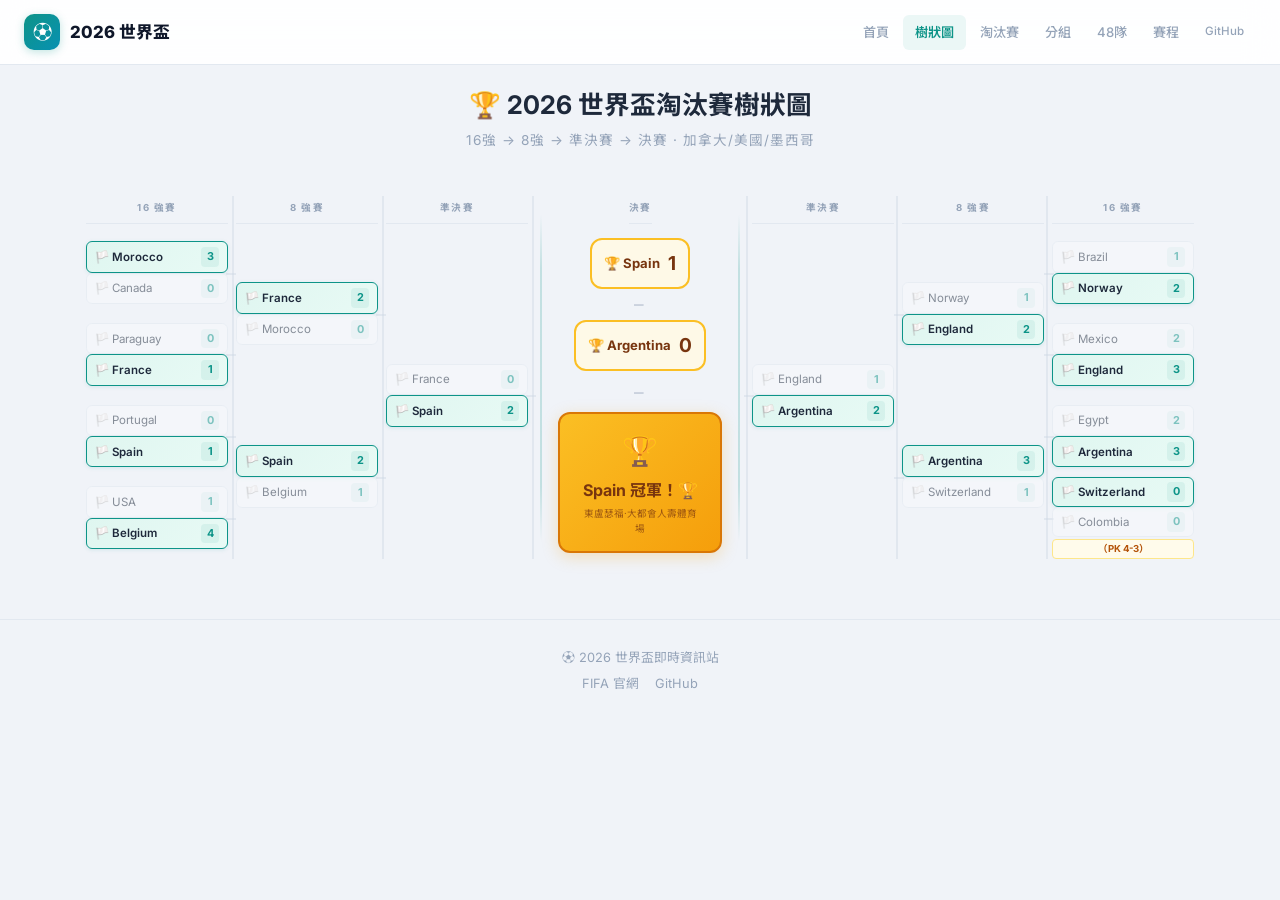
<file: bracket.html>
<!DOCTYPE html>
<html lang="zh-TW">
<head>
  <meta charset="UTF-8" />
  <meta name="viewport" content="width=device-width, initial-scale=1.0" />
  <title>淘汰賽樹狀圖 — 2026 世界盃</title>
  <link rel="stylesheet" href="css/style.css" />
  <link rel="icon" href="data:image/svg+xml,<svg xmlns=%22http://www.w3.org/2000/svg%22 viewBox=%220 0 100 100%22><text y=%22.9em%22 font-size=%2290%22>🏆</text></svg>" />
</head>
<body>
  <header class="site-header">
    <div class="header-inner">
      <a href="index.html" class="logo">
        <span class="logo-icon">⚽</span>
        <span>2026 世界盃</span>
      </a>
      <nav class="main-nav">
        <a href="index.html">首頁</a>
        <a href="bracket.html" class="active">樹狀圖</a>
        <a href="knockout.html">淘汰賽</a>
        <a href="groups.html">分組</a>
        <a href="teams.html">48隊</a>
        <a href="matches.html">賽程</a>
        <a href="https://github.com/vchiou2007/worldcup-2026" target="_blank" style="color:var(--text-muted);font-size:0.72rem;">GitHub</a>
      </nav>
    </div>
  </header>

  <!-- ===== 樹狀圖主內容 ===== -->
  <div class="bracket-page">
    <h1>🏆 2026 世界盃淘汰賽樹狀圖</h1>
    <p class="bracket-sub">16強 → 8強 → 準決賽 → 決賽 · 加拿大/美國/墨西哥</p>
    <div id="bracket-tree"></div>
  </div>

  <!-- ===== Footer ===== -->
  <footer class="site-footer">
    <p>⚽ 2026 世界盃即時資訊站</p>
    <div class="footer-links">
      <a href="https://www.fifa.com/en/tournaments/mens/worldcup/canadamexicousa2026" target="_blank">FIFA 官網</a>
      <a href="https://github.com/vchiou2007/worldcup-2026" target="_blank">GitHub</a>
    </div>
  </footer>

  <!-- ===== Scripts ===== -->
  <script src="data/worldcup-data.js"></script>
  <script src="data/player_images.js"></script>
  <script src="js/app.js"></script>
  <script>
    document.addEventListener('DOMContentLoaded', () => {
      document.body.dataset.page = 'bracket';
      renderBracketTree();
      const u = document.getElementById('update-time');
      if(u) u.textContent = new Date().toLocaleString('zh-TW', {timeZone:'America/Toronto'});
    });
    if('serviceWorker' in navigator){ navigator.serviceWorker.register('sw.js?v=7'); }
  </script>
</body>
</html>
</file>
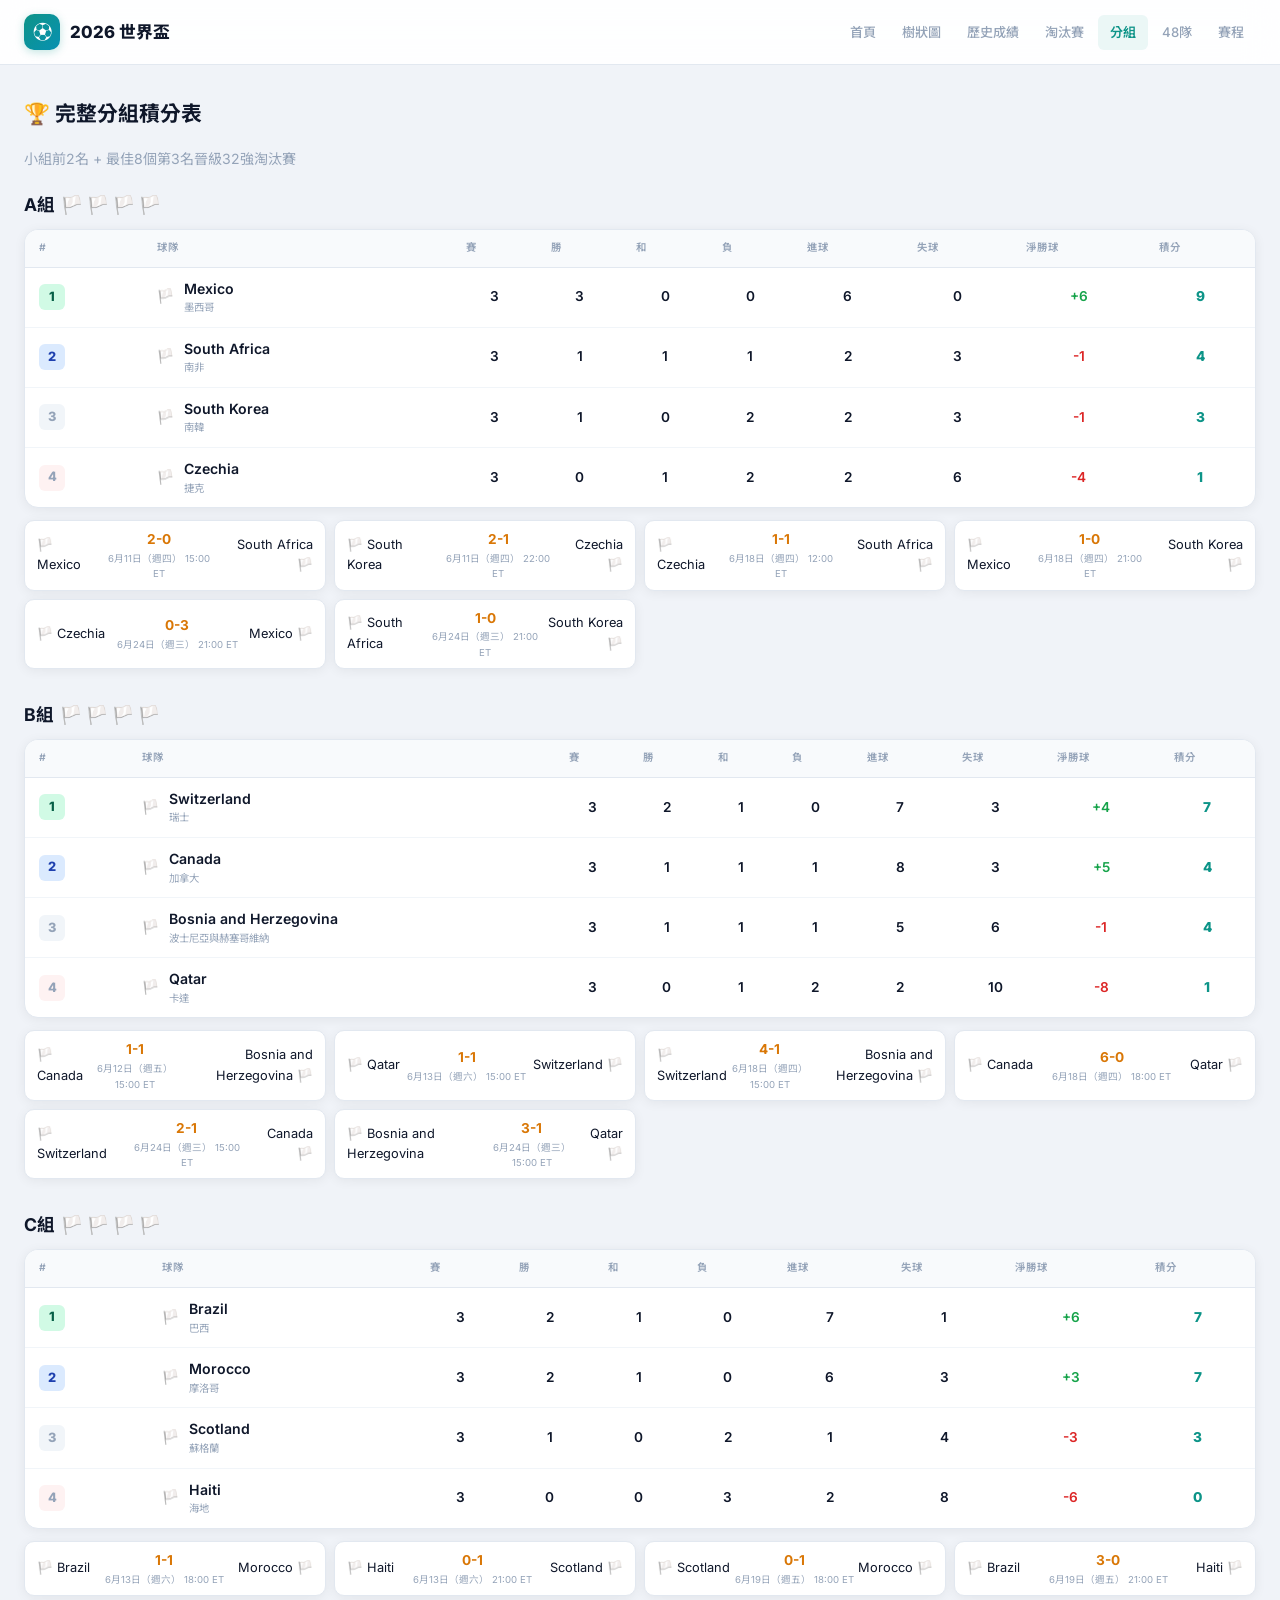
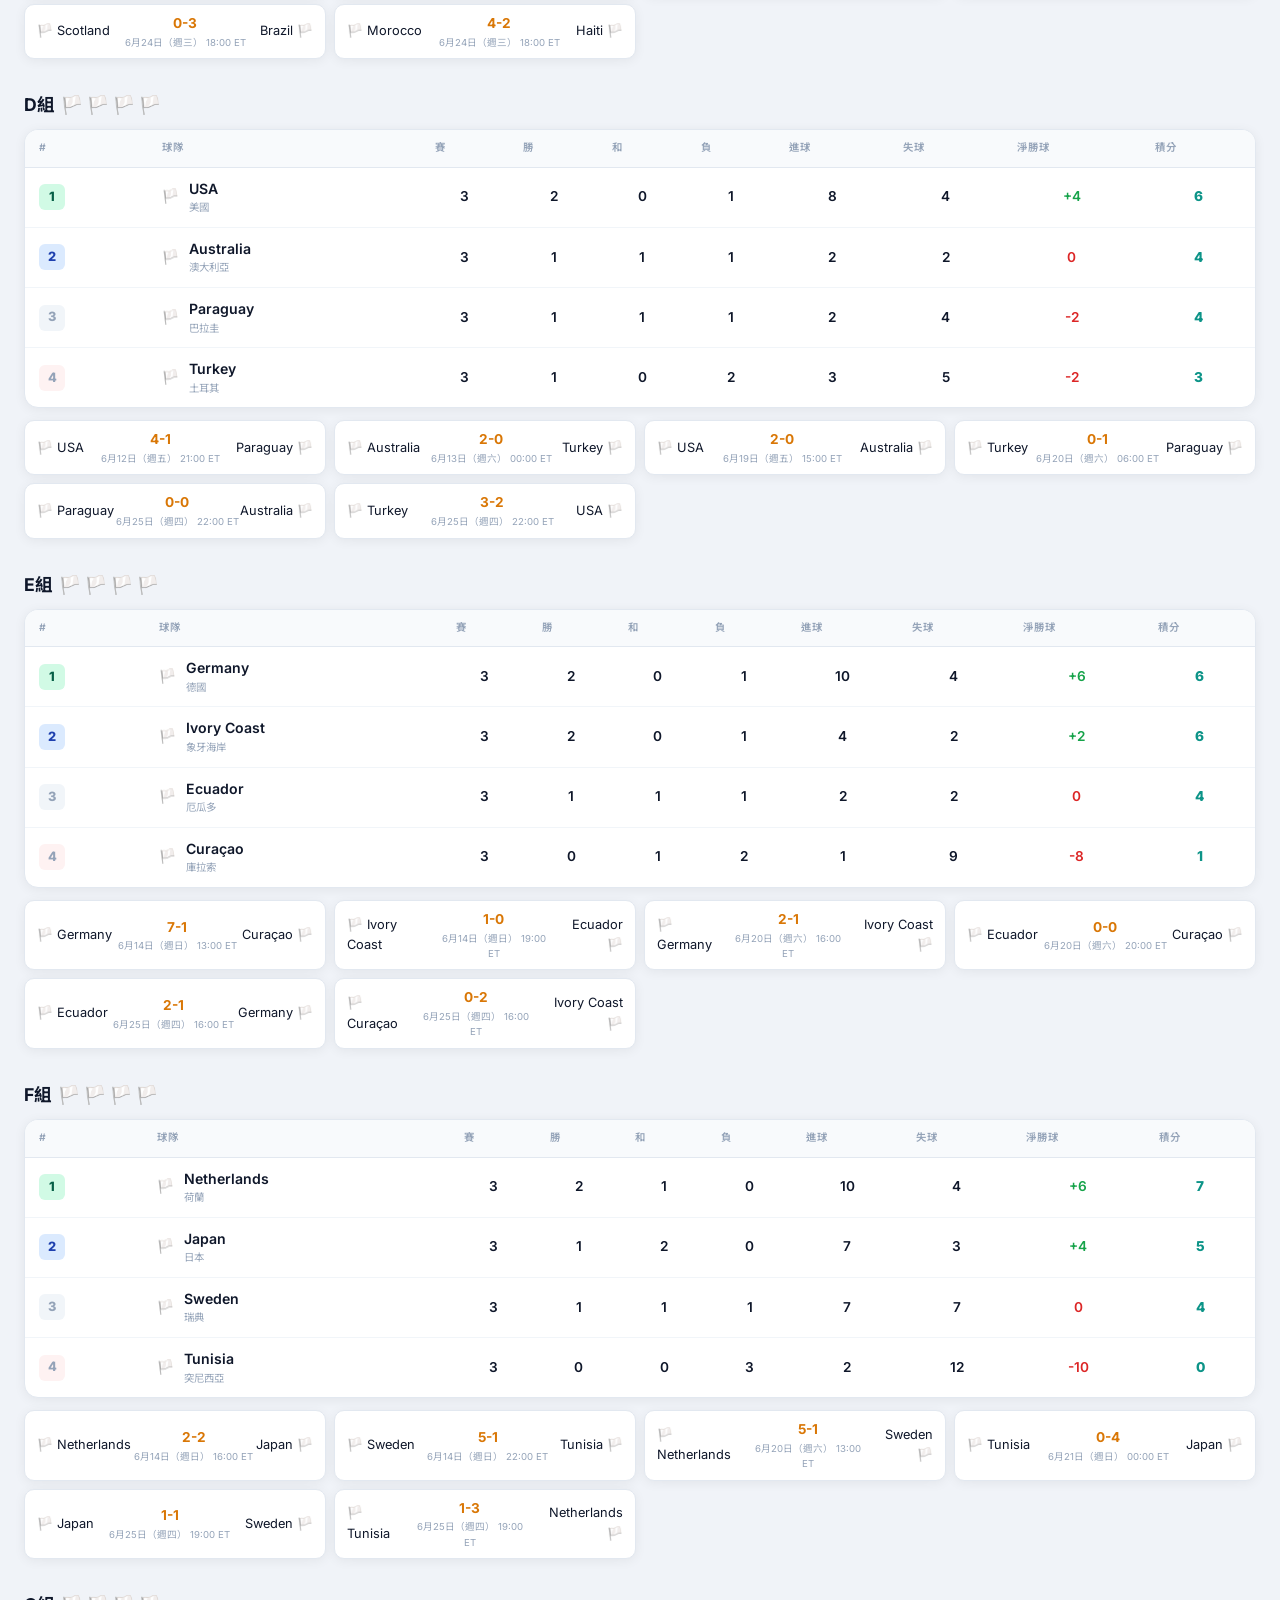
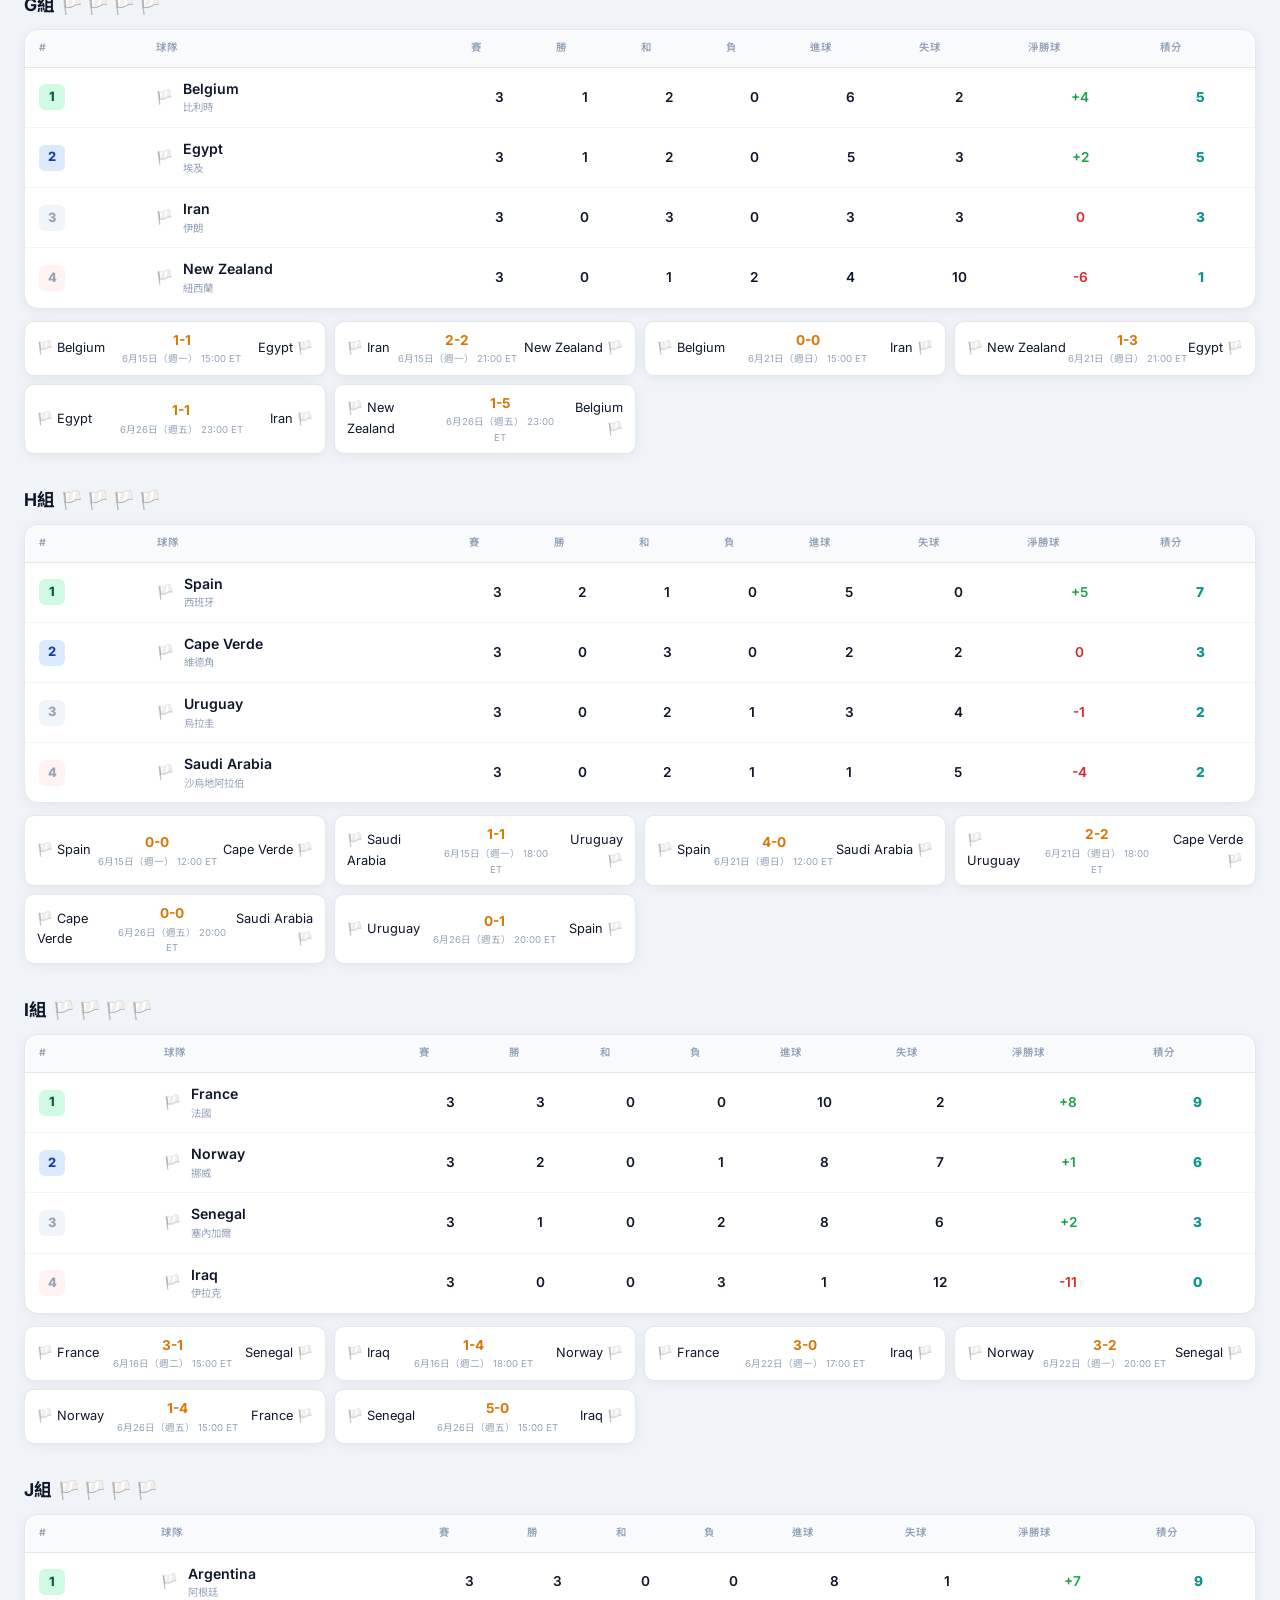
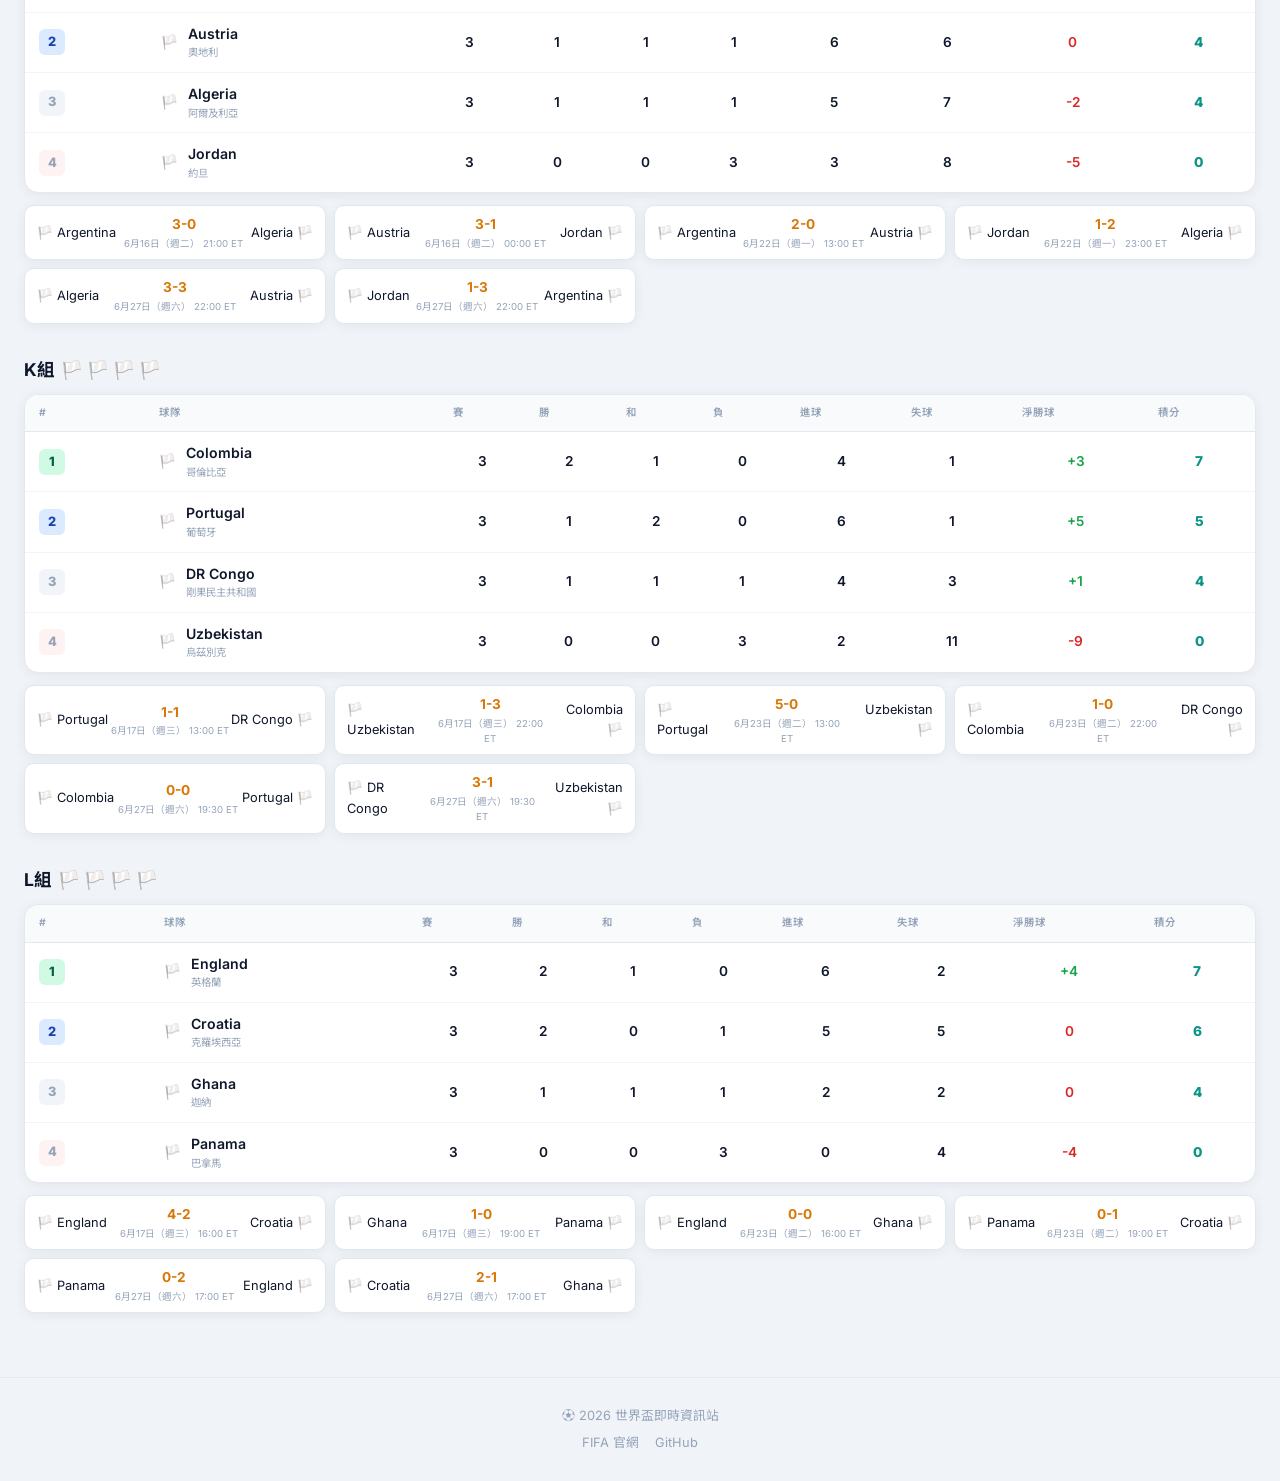
<file: groups.html>
<!DOCTYPE html>
<html lang="zh-TW">
<head>
  <meta charset="UTF-8">
  <meta name="viewport" content="width=device-width, initial-scale=1.0, viewport-fit=cover">
  <title>分組積分 — 2026 世界盃</title>
  <link rel="stylesheet" href="css/style.css">
  <link rel="manifest" href="manifest.json">
  <link rel="icon" href="icons/icon.svg" type="image/svg+xml">
  <link rel="apple-touch-icon" href="icons/icon.svg">
  <meta name="apple-mobile-web-app-capable" content="yes">
  <meta name="apple-mobile-web-app-status-bar-style" content="black-translucent">
  <meta name="apple-mobile-web-app-title" content="世界盃2026">
</head>
<body data-page="groups">
  <header class="site-header">
    <div class="header-inner">
      <a href="index.html" class="logo"><span class="logo-icon">⚽</span><span>2026 世界盃</span></a>
      <nav class="main-nav">
        <a href="index.html">首頁</a><a href="bracket.html">樹狀圖</a><a href="history.html">歷史成績</a><a href="knockout.html">淘汰賽</a><a href="groups.html" class="active">分組</a>
        <a href="teams.html">48隊</a><a href="matches.html">賽程</a>
      </nav>
    </div>
  </header>
  <main class="container" id="groups-container">
    <div class="loading"><div class="loading-spinner"></div><p>載入分組資料...</p></div>
  </main>
  <footer class="site-footer">
    <p>⚽ 2026 世界盃即時資訊站</p>
    <div class="footer-links">
      <a href="https://www.fifa.com/en/tournaments/mens/worldcup/canadamexicousa2026" target="_blank">FIFA 官網</a>
      <a href="https://github.com/vchiou2007/worldcup-2026" target="_blank">GitHub</a>
    </div>
  </footer>
  <script src="data/worldcup-data.js"></script><script src="data/player_images.js"></script><script src="js/app.js"></script><script>if('serviceWorker'in navigator){navigator.serviceWorker.register('sw.js?v=7')}</script>
</body>
</html>
</file>
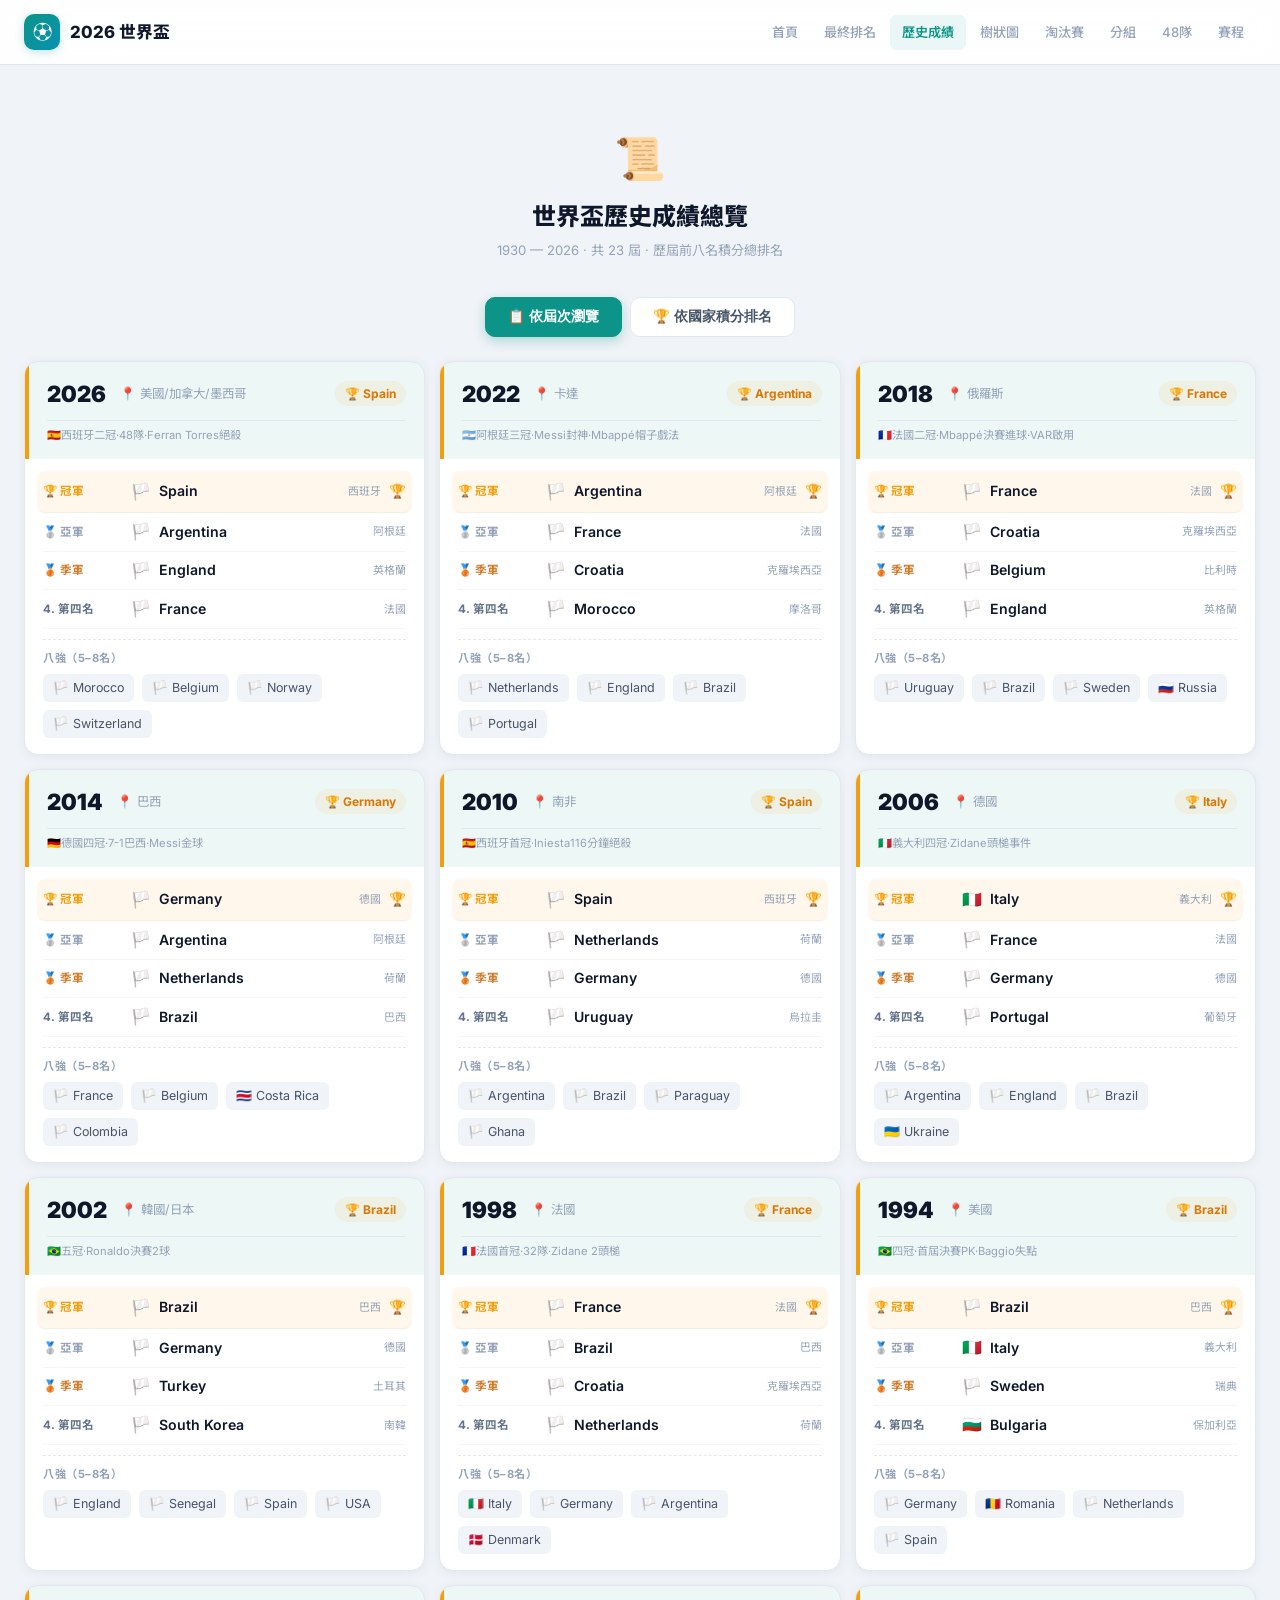
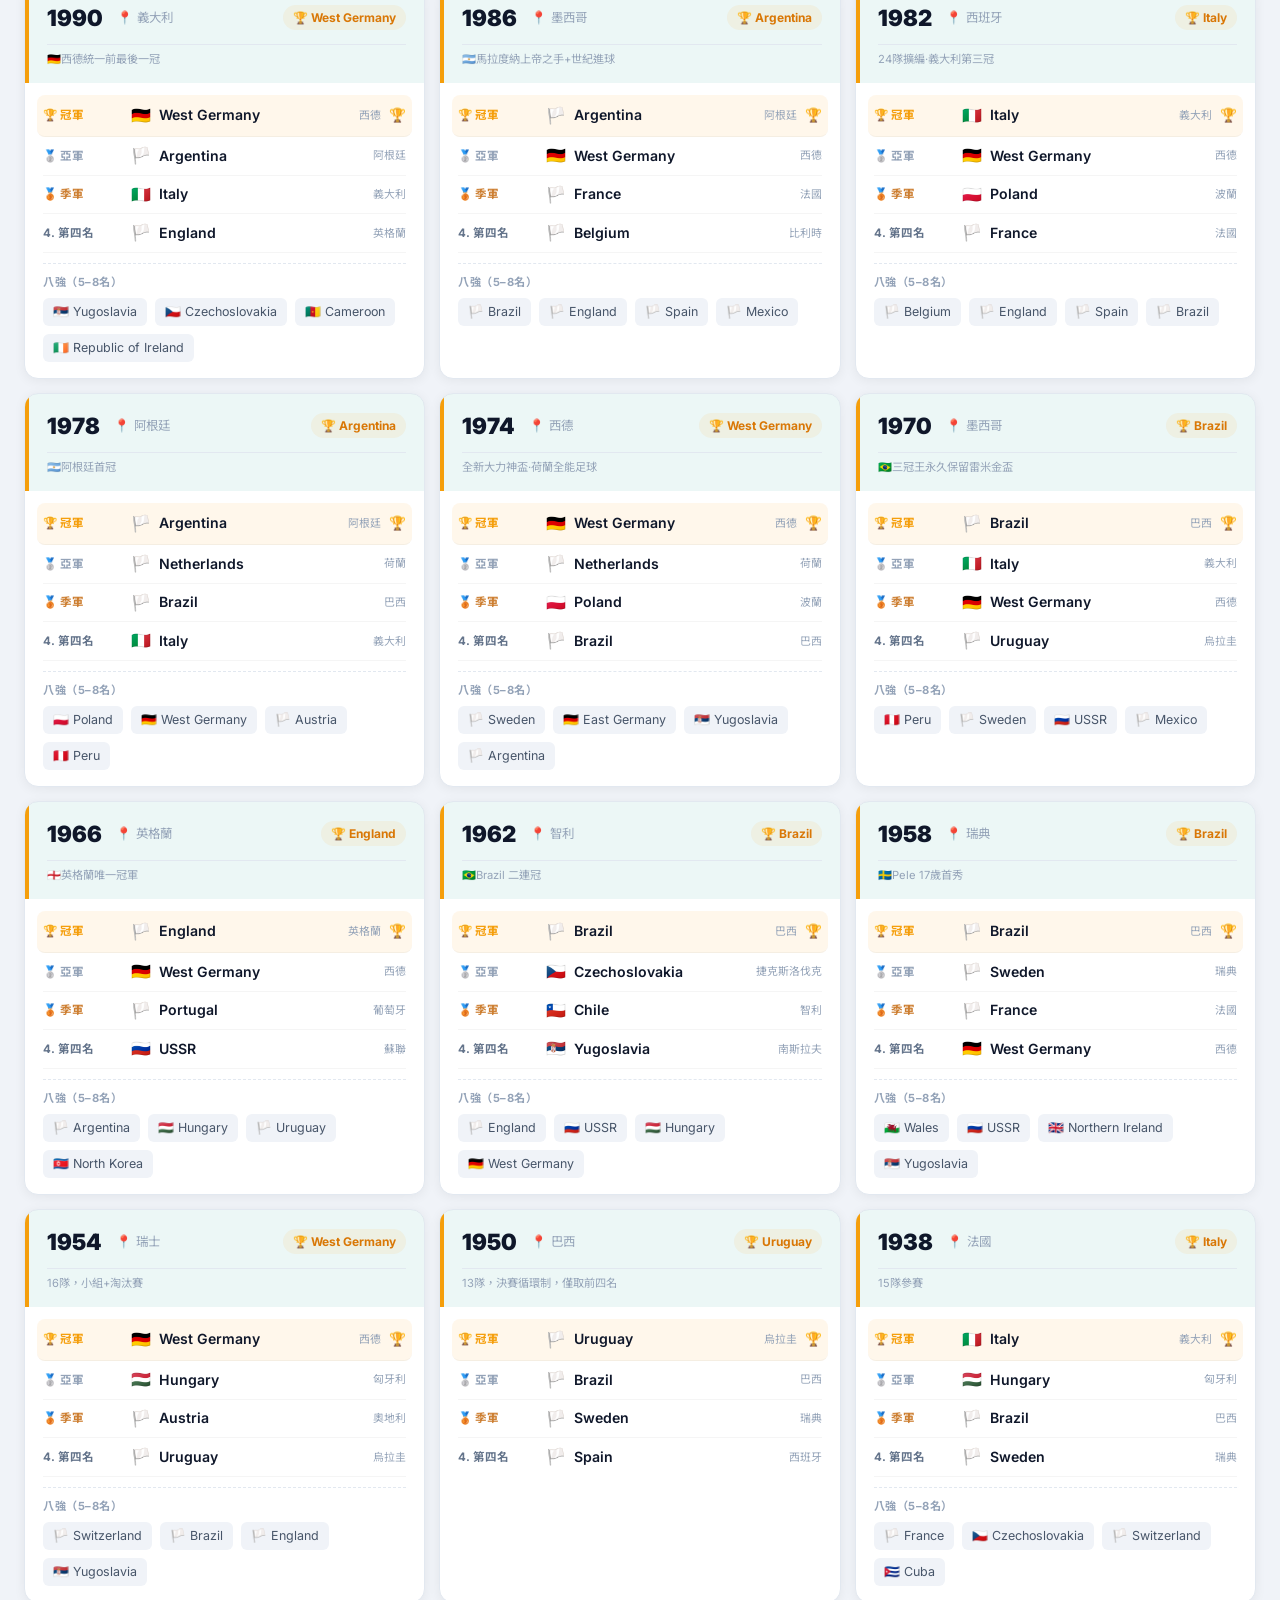
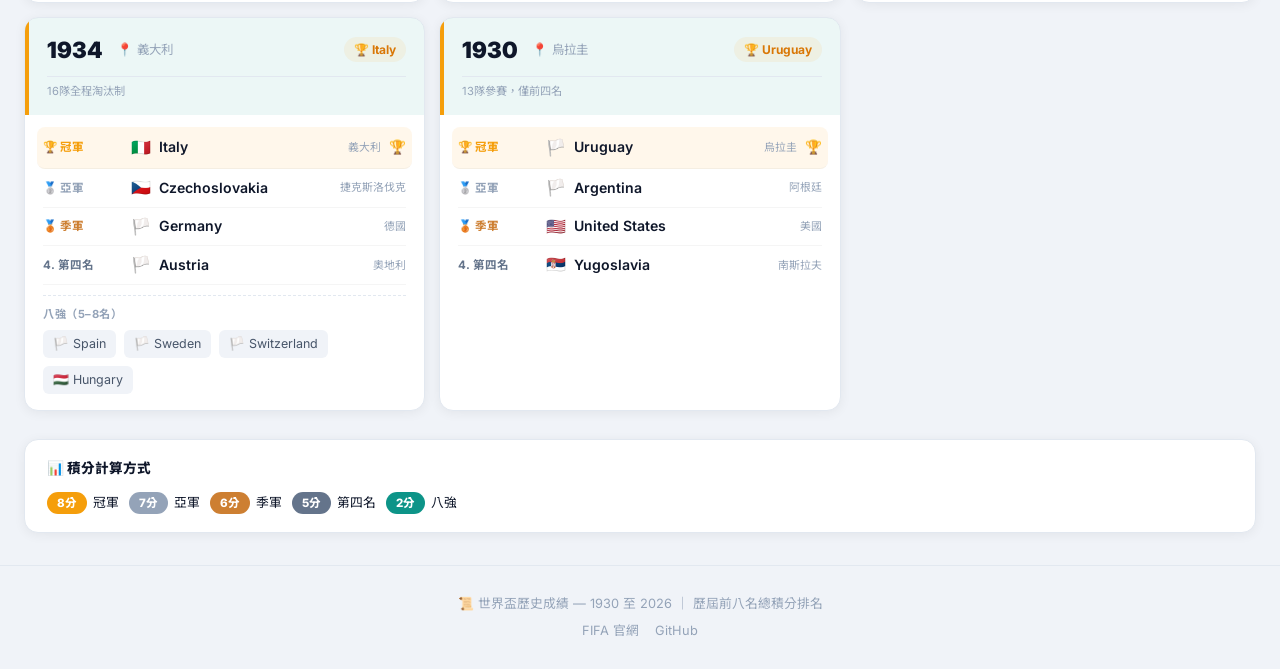
<file: history.html>
<!DOCTYPE html>
<html lang="zh-TW">
<head>
  <meta charset="UTF-8" />
  <meta name="viewport" content="width=device-width, initial-scale=1.0" />
  <title>歷史成績 — 2026 世界盃</title>
  <link rel="stylesheet" href="css/style.css" />
  <link rel="icon" href="data:image/svg+xml,<svg xmlns=%22http://www.w3.org/2000/svg%22 viewBox=%220 0 100 100%22><text y=%22.9em%22 font-size=%2290%22>📜</text></svg>" />
</head>
<body data-page="history">
  <header class="site-header">
    <div class="header-inner">
      <a href="index.html" class="logo">
        <span class="logo-icon">⚽</span>
        <span>2026 世界盃</span>
      </a>
      <nav class="main-nav">
        <a href="index.html">首頁</a>
        <a href="standings.html">最終排名</a>
        <a href="history.html" class="active">歷史成績</a>
        <a href="bracket.html">樹狀圖</a>
        <a href="knockout.html">淘汰賽</a>
        <a href="groups.html">分組</a>
        <a href="teams.html">48隊</a>
        <a href="matches.html">賽程</a>
      </nav>
    </div>
  </header>

  <!-- ===== 歷史成績主內容 ===== -->
  <main class="container" id="history-container">
    <div class="loading"><div class="loading-spinner"></div><p>載入歷史成績...</p></div>
  </main>

  <!-- ===== Footer ===== -->
  <footer class="site-footer">
    <p>📜 世界盃歷史成績 — 1930 至 2026 ｜ 歷屆前八名總積分排名</p>
    <div class="footer-links">
      <a href="https://www.fifa.com/en/tournaments/mens/worldcup/canadamexicousa2026" target="_blank">FIFA 官網</a>
      <a href="https://github.com/vchiou2007/worldcup-2026" target="_blank">GitHub</a>
    </div>
  </footer>

  <script src="data/worldcup-data.js"></script>
  <script src="data/worldcup-history.js"></script>
  <script src="data/player_images.js"></script>
  <script src="js/app.js"></script>
  <script src="js/history.js"></script>
  <script>
    document.addEventListener('DOMContentLoaded', () => {
      renderHistory();
    });
    if('serviceWorker' in navigator){ navigator.serviceWorker.register('sw.js?v=7'); }
  </script>
</body>
</html>
</file>
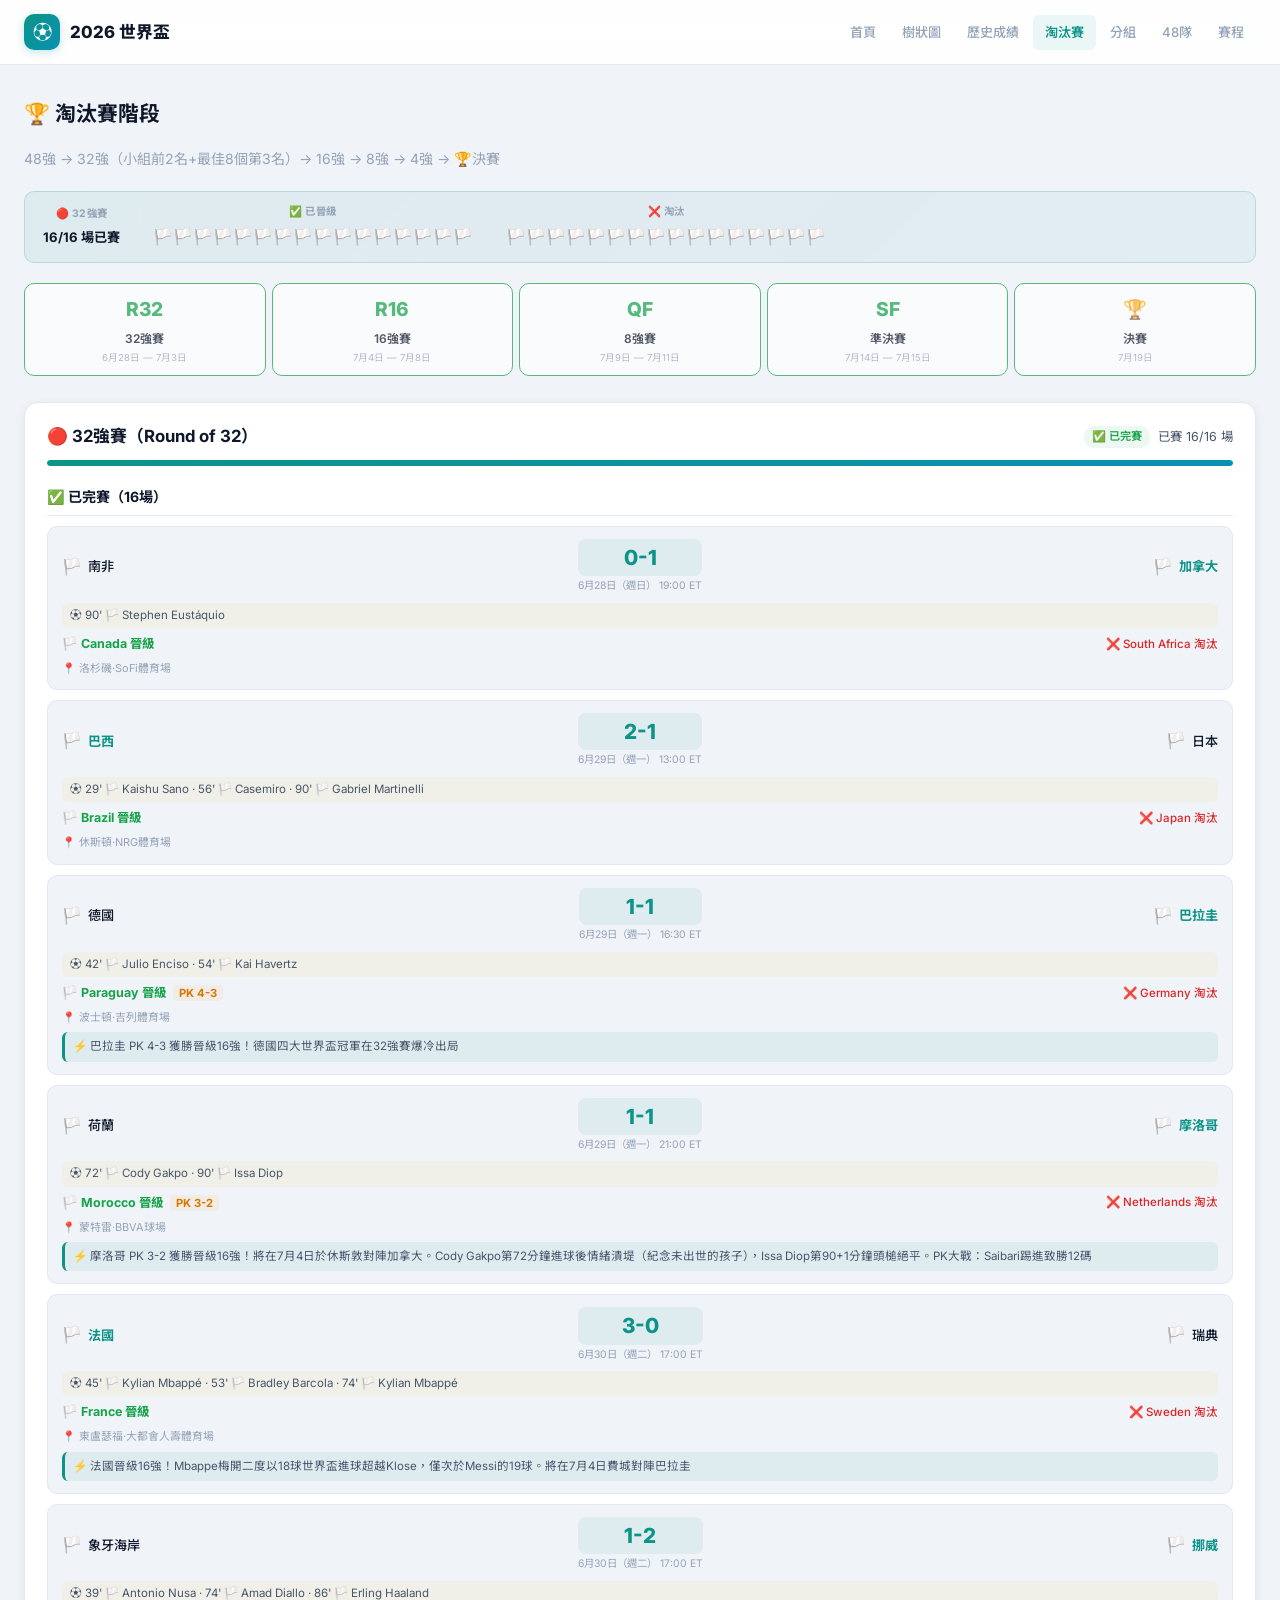
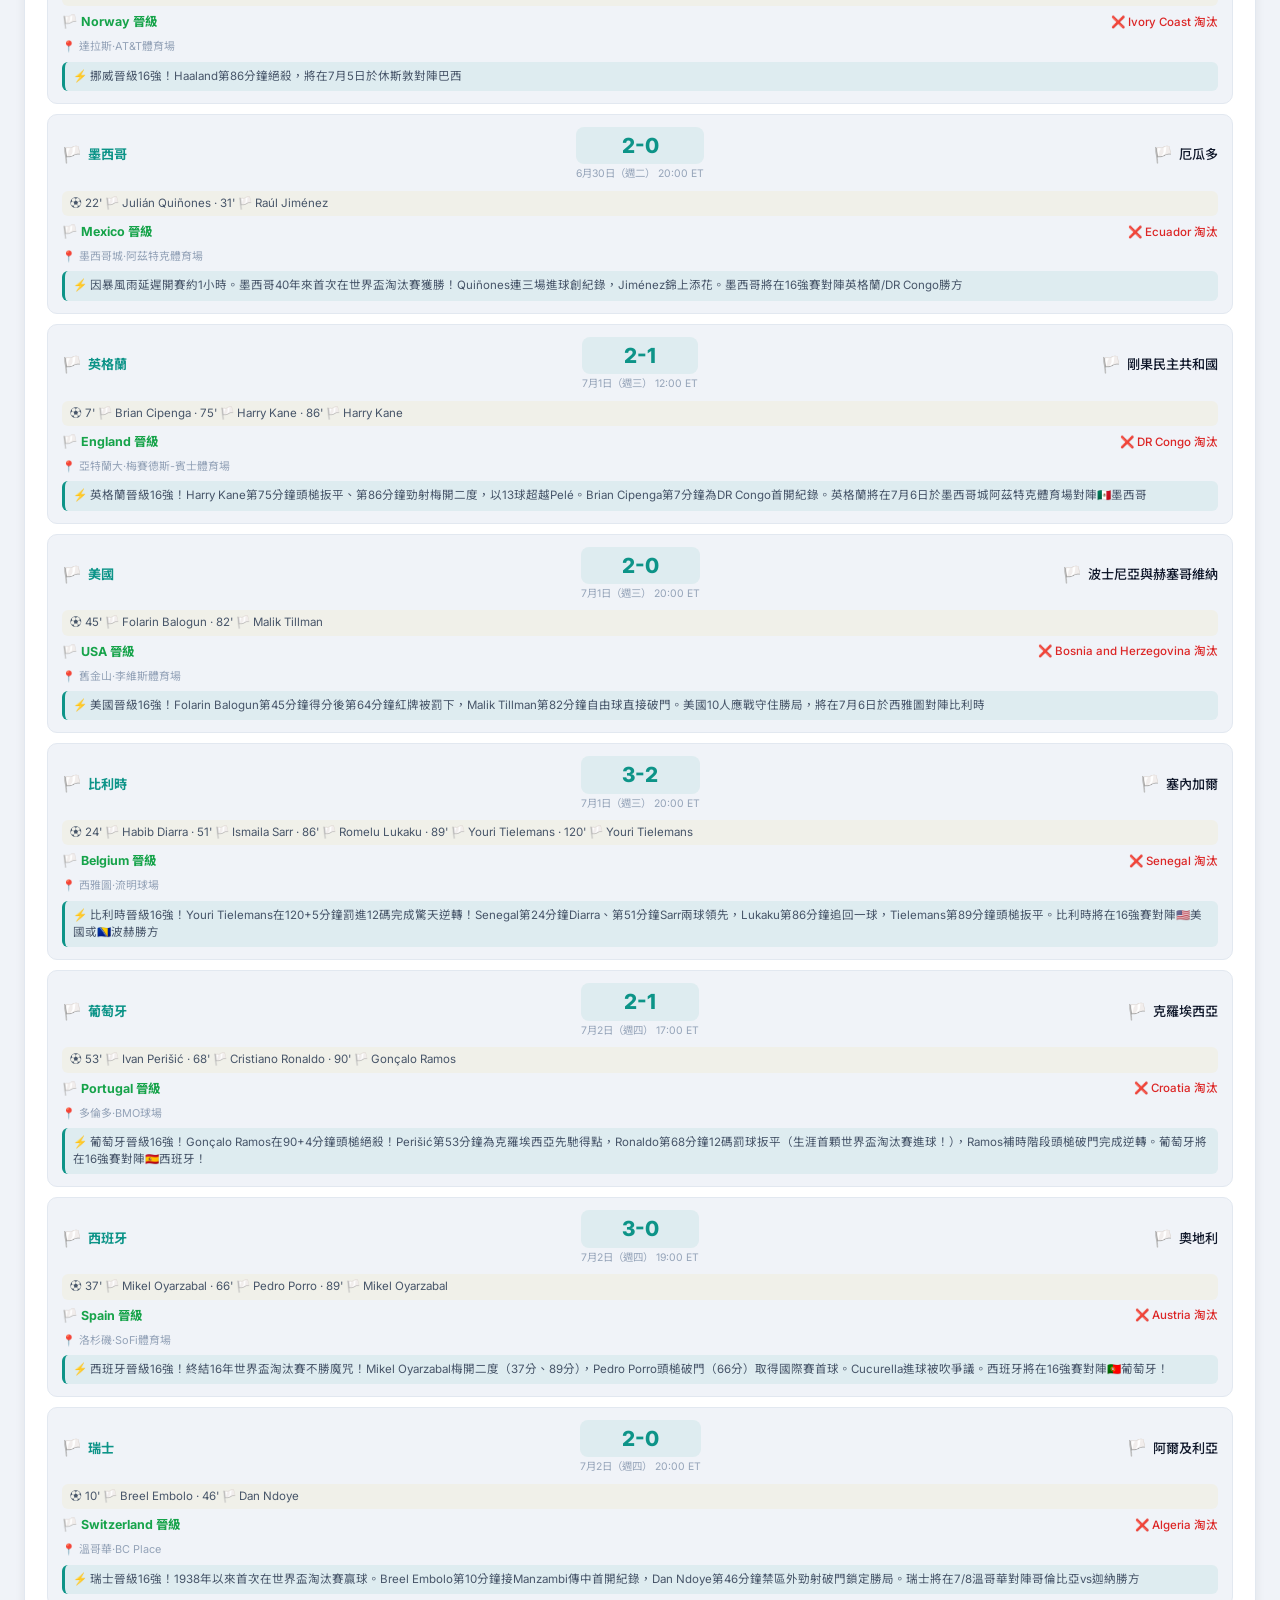
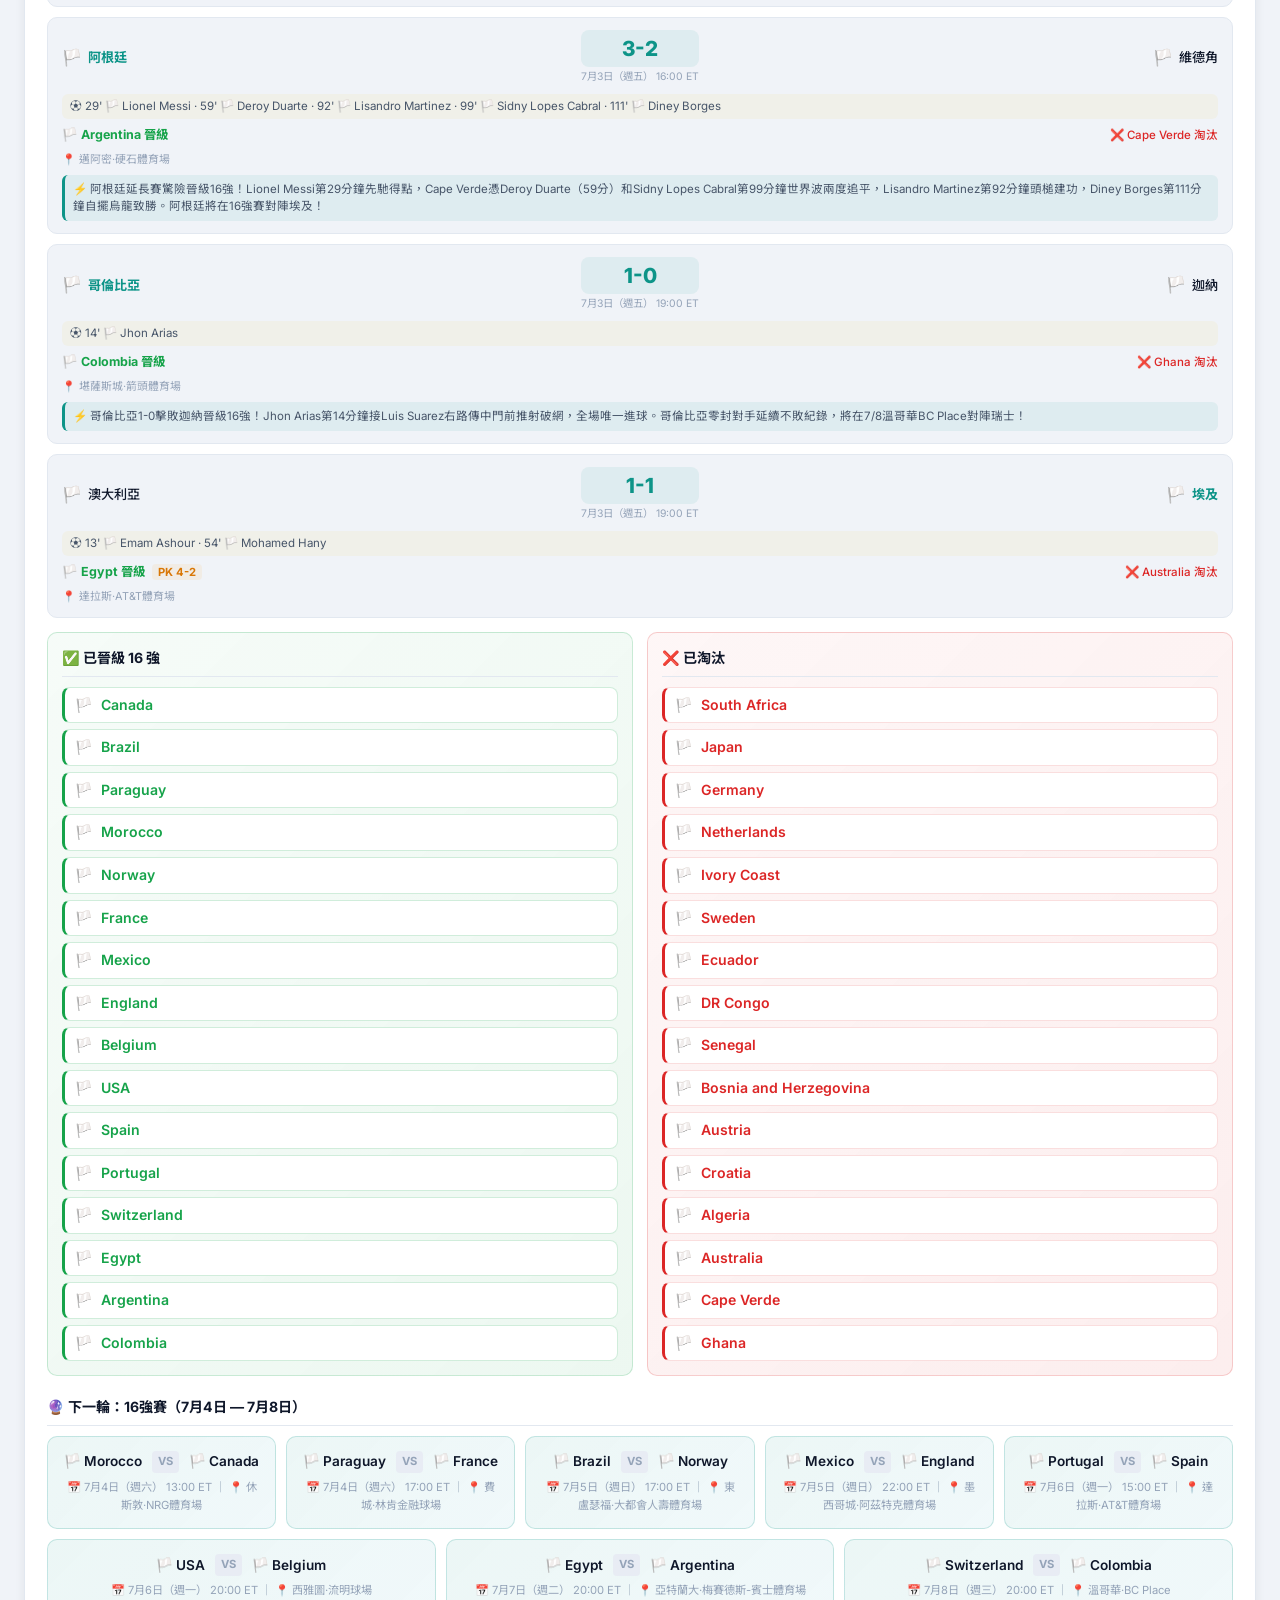
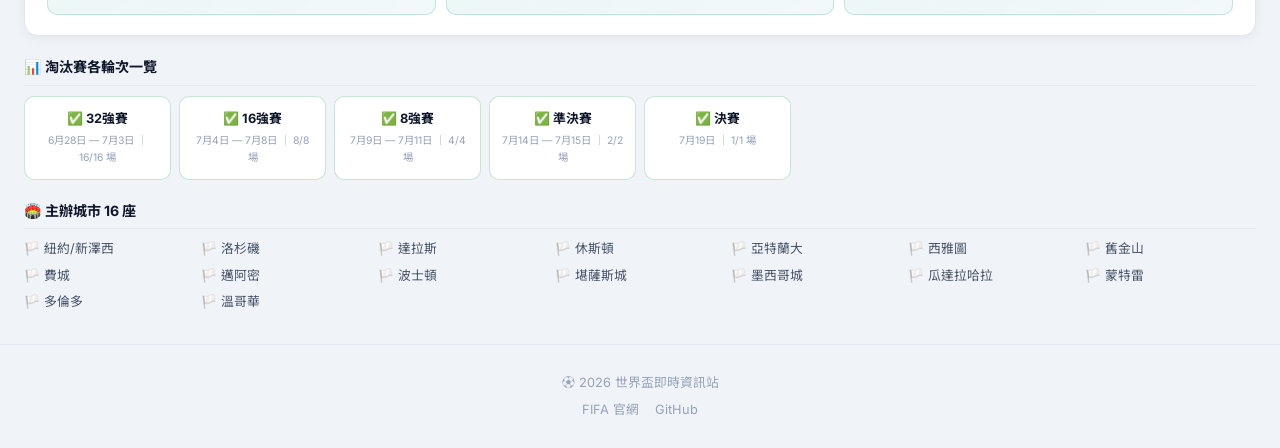
<file: knockout.html>
<!DOCTYPE html>
<html lang="zh-TW">
<head>
  <meta charset="UTF-8">
  <meta name="viewport" content="width=device-width, initial-scale=1.0, viewport-fit=cover">
  <title>淘汰賽 — 2026 世界盃</title>
  <link rel="stylesheet" href="css/style.css">
  <link rel="manifest" href="manifest.json">
  <link rel="icon" href="icons/icon.svg" type="image/svg+xml">
  <link rel="apple-touch-icon" href="icons/icon.svg">
  <meta name="apple-mobile-web-app-capable" content="yes">
  <meta name="apple-mobile-web-app-status-bar-style" content="black-translucent">
  <meta name="apple-mobile-web-app-title" content="世界盃2026">
</head>
<body data-page="knockout">
  <header class="site-header">
    <div class="header-inner">
      <a href="index.html" class="logo"><span class="logo-icon">⚽</span><span>2026 世界盃</span></a>
      <nav class="main-nav">
        <a href="index.html">首頁</a><a href="bracket.html">樹狀圖</a><a href="history.html">歷史成績</a><a href="knockout.html" class="active">淘汰賽</a>
        <a href="groups.html">分組</a><a href="teams.html">48隊</a><a href="matches.html">賽程</a>
      </nav>
    </div>
  </header>
  <main class="container" id="knockout-container">
    <div class="loading"><div class="loading-spinner"></div><p>載入淘汰賽資料...</p></div>
  </main>
  <footer class="site-footer">
    <p>⚽ 2026 世界盃即時資訊站</p>
    <div class="footer-links">
      <a href="https://www.fifa.com/en/tournaments/mens/worldcup/canadamexicousa2026" target="_blank">FIFA 官網</a>
      <a href="https://github.com/vchiou2007/worldcup-2026" target="_blank">GitHub</a>
    </div>
  </footer>
  <script src="data/worldcup-data.js"></script><script src="data/player_images.js"></script><script src="js/app.js"></script><script>if('serviceWorker'in navigator){navigator.serviceWorker.register('sw.js?v=7')}</script>
</body>
</html>
</file>
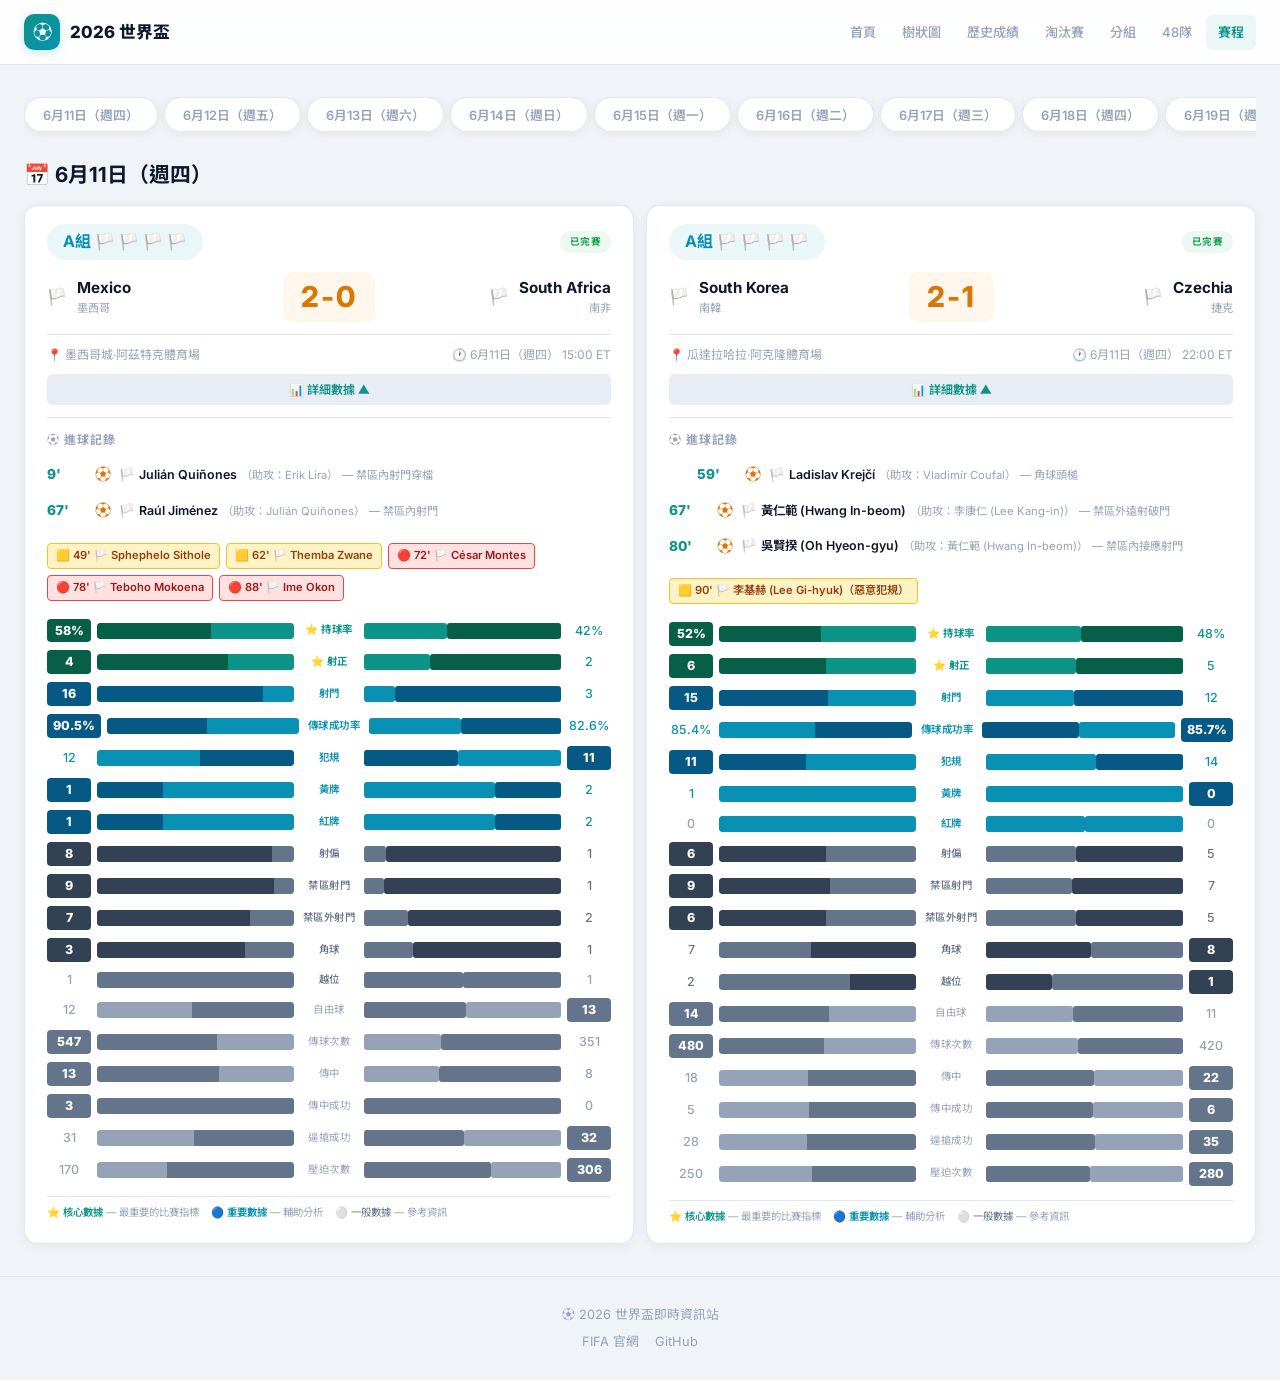
<file: matches.html>
<!DOCTYPE html>
<html lang="zh-TW">
<head>
  <meta charset="UTF-8">
  <meta name="viewport" content="width=device-width, initial-scale=1.0, viewport-fit=cover">
  <title>賽程 — 2026 世界盃</title>
  <link rel="stylesheet" href="css/style.css">
  <link rel="manifest" href="manifest.json">
  <link rel="icon" href="icons/icon.svg" type="image/svg+xml">
  <link rel="apple-touch-icon" href="icons/icon.svg">
  <meta name="apple-mobile-web-app-capable" content="yes">
  <meta name="apple-mobile-web-app-status-bar-style" content="black-translucent">
  <meta name="apple-mobile-web-app-title" content="世界盃2026">
</head>
<body data-page="matches">
  <header class="site-header">
    <div class="header-inner">
      <a href="index.html" class="logo"><span class="logo-icon">⚽</span><span>2026 世界盃</span></a>
      <nav class="main-nav">
        <a href="index.html">首頁</a><a href="bracket.html">樹狀圖</a><a href="history.html">歷史成績</a><a href="knockout.html">淘汰賽</a><a href="groups.html">分組</a>
        <a href="teams.html">48隊</a><a href="matches.html" class="active">賽程</a>
      </nav>
    </div>
  </header>
  <main class="container" id="matches-container">
    <div class="loading"><div class="loading-spinner"></div><p>載入賽程資料...</p></div>
  </main>
  <footer class="site-footer">
    <p>⚽ 2026 世界盃即時資訊站</p>
    <div class="footer-links">
      <a href="https://www.fifa.com/en/tournaments/mens/worldcup/canadamexicousa2026" target="_blank">FIFA 官網</a>
      <a href="https://github.com/vchiou2007/worldcup-2026" target="_blank">GitHub</a>
    </div>
  </footer>
  <script src="data/worldcup-data.js"></script><script src="data/player_images.js"></script><script src="js/app.js"></script><script>if('serviceWorker'in navigator){navigator.serviceWorker.register('sw.js?v=7')}</script>
</body>
</html>
</file>
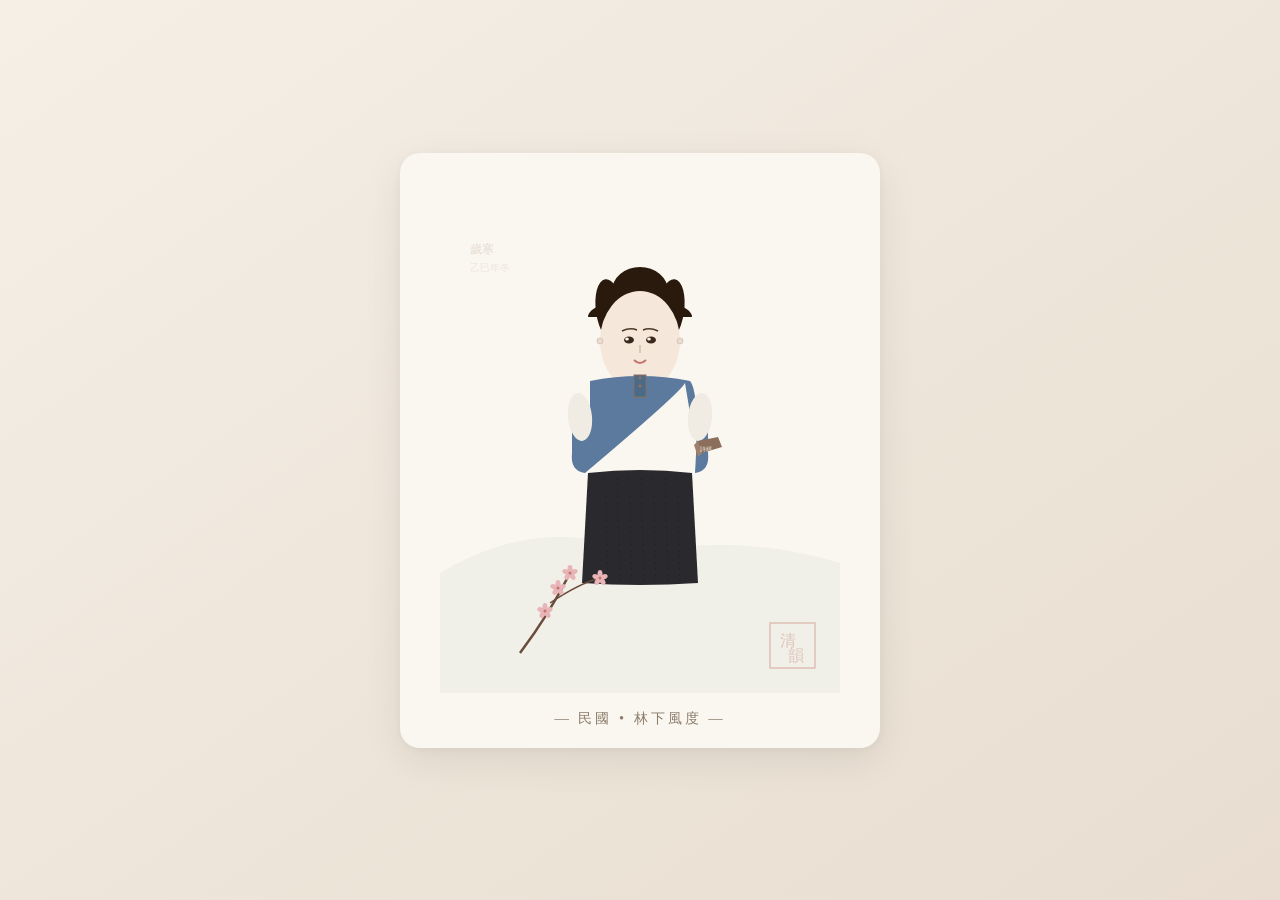
<file: minguo-beauty.html>
<!DOCTYPE html>
<html lang="zh-TW">
<head>
<meta charset="UTF-8">
<meta name="viewport" content="width=device-width, initial-scale=1.0">
<title>民國美女</title>
<style>
* { margin:0; padding:0; box-sizing:border-box; }
body {
  background: linear-gradient(145deg, #f5efe6 0%, #e8ddd0 100%);
  min-height: 100vh;
  display: flex;
  align-items: center;
  justify-content: center;
  font-family: "Noto Serif SC", "STSong", serif;
}
.frame {
  background: #faf6f0;
  padding: 40px 40px 20px;
  border-radius: 20px;
  box-shadow: 0 12px 40px rgba(0,0,0,0.08), 0 2px 8px rgba(0,0,0,0.04);
  position: relative;
}
canvas {
  display: block;
  width: 400px;
  height: 500px;
}
.caption {
  text-align: center;
  margin-top: 16px;
  color: #8b7d6b;
  font-size: 0.9rem;
  letter-spacing: 3px;
}
</style>
</head>
<body>
<div class="frame">
  <canvas id="c" width="400" height="500"></canvas>
  <div class="caption">— 民國 • 林下風度 —</div>
</div>
<script>
const c = document.getElementById('c');
const ctx = c.getContext('2d');

// 背景 - 淡雅宣紙色
ctx.fillStyle = '#faf6f0';
ctx.fillRect(0, 0, 400, 500);

// 淺淺的遠山／背景
ctx.save();
ctx.globalAlpha = 0.06;
ctx.fillStyle = '#5b7a6e';
ctx.beginPath();
ctx.moveTo(0, 380);
ctx.quadraticCurveTo(100, 320, 200, 360);
ctx.quadraticCurveTo(300, 340, 400, 370);
ctx.lineTo(400, 500);
ctx.lineTo(0, 500);
ctx.fill();
ctx.restore();

// 頭髮（包頭+瀏海）
ctx.save();
ctx.fillStyle = '#2a1a0e';
// 包頭
ctx.beginPath();
ctx.ellipse(200, 98, 28, 24, 0, 0, Math.PI*2);
ctx.fill();
// 瀏海
ctx.beginPath();
ctx.ellipse(200, 124, 52, 18, 0, Math.PI, Math.PI*2);
ctx.fill();
// 側髮
ctx.beginPath();
ctx.ellipse(170, 118, 14, 32, -0.15, 0, Math.PI*2);
ctx.fill();
ctx.beginPath();
ctx.ellipse(230, 118, 14, 32, 0.15, 0, Math.PI*2);
ctx.fill();
ctx.restore();

// 臉
ctx.save();
ctx.fillStyle = '#f5e8da';
ctx.beginPath();
ctx.ellipse(200, 148, 40, 50, 0, 0, Math.PI*2);
ctx.fill();
ctx.restore();

// 眉毛
ctx.save();
ctx.strokeStyle = '#4a3828';
ctx.lineWidth = 1.5;
ctx.beginPath();
ctx.moveTo(182, 138);
ctx.quadraticCurveTo(190, 134, 197, 137);
ctx.stroke();
ctx.beginPath();
ctx.moveTo(203, 137);
ctx.quadraticCurveTo(210, 134, 218, 138);
ctx.stroke();
ctx.restore();

// 眼睛（低垂溫婉）
ctx.save();
ctx.fillStyle = '#3a281a';
ctx.beginPath();
ctx.ellipse(189, 147, 5, 3.5, 0, 0, Math.PI*2);
ctx.fill();
ctx.beginPath();
ctx.ellipse(211, 147, 5, 3.5, 0, 0, Math.PI*2);
ctx.fill();
// 眼神光
ctx.fillStyle = '#faf6f0';
ctx.beginPath();
ctx.ellipse(187, 146, 1.8, 1.5, 0, 0, Math.PI*2);
ctx.fill();
ctx.beginPath();
ctx.ellipse(209, 146, 1.8, 1.5, 0, 0, Math.PI*2);
ctx.fill();
ctx.restore();

// 鼻子
ctx.save();
ctx.strokeStyle = '#c4a892';
ctx.lineWidth = 1;
ctx.beginPath();
ctx.moveTo(200, 152);
ctx.lineTo(200, 160);
ctx.stroke();
ctx.restore();

// 嘴唇（淺淺微笑）
ctx.save();
ctx.strokeStyle = '#c4766a';
ctx.lineWidth = 2;
ctx.beginPath();
ctx.moveTo(194, 167);
ctx.quadraticCurveTo(200, 173, 206, 167);
ctx.stroke();
ctx.restore();

// 耳環（小小珍珠耳扣）
ctx.save();
ctx.fillStyle = '#e8ddd0';
ctx.strokeStyle = '#c4a892';
ctx.lineWidth = 0.5;
ctx.beginPath();
ctx.arc(160, 148, 3, 0, Math.PI*2);
ctx.fill();
ctx.stroke();
ctx.beginPath();
ctx.arc(240, 148, 3, 0, Math.PI*2);
ctx.fill();
ctx.stroke();
ctx.restore();

// 衣服：民國女學生藍色上衣（五四裝）
ctx.save();
ctx.fillStyle = '#5b7a9e';
ctx.beginPath();
// 左肩到右肩
ctx.moveTo(150, 188);
ctx.quadraticCurveTo(200, 178, 250, 188);
// 右下擺
ctx.quadraticCurveTo(260, 200, 255, 280);
// 右袖口（燈籠袖）
ctx.quadraticCurveTo(270, 278, 268, 260);
ctx.lineTo(268, 228);
// 右肩
ctx.quadraticCurveTo(260, 222, 250, 220);
ctx.lineTo(245, 190);
// 左下擺
ctx.quadraticCurveTo(240, 200, 145, 280);
// 左袖口
ctx.quadraticCurveTo(130, 278, 132, 260);
ctx.lineTo(132, 228);
// 左肩
ctx.quadraticCurveTo(140, 222, 150, 220);
ctx.closePath();
ctx.fill();

// 領口（旗袍領）
ctx.fillStyle = '#4a6a8a';
ctx.fillRect(194, 182, 12, 22);
// 領口滾邊
ctx.strokeStyle = '#8b6f5c';
ctx.lineWidth = 1;
ctx.strokeRect(194, 182, 12, 22);
ctx.restore();

// 盤扣（領口）
ctx.save();
ctx.fillStyle = '#8b6f5c';
for(let y=185; y<=200; y+=8){
  ctx.beginPath();
  ctx.arc(200, y, 1.8, 0, Math.PI*2);
  ctx.fill();
}
ctx.restore();

// 黑色過膝裙
ctx.save();
ctx.fillStyle = '#2a2a2e';
ctx.beginPath();
ctx.moveTo(148, 280);
ctx.quadraticCurveTo(200, 274, 252, 280);
ctx.lineTo(258, 390);
ctx.quadraticCurveTo(200, 394, 142, 390);
ctx.closePath();
ctx.fill();
// 裙褶
ctx.strokeStyle = '#1a1a1e';
ctx.lineWidth = 0.5;
ctx.setLineDash([2,4]);
for(let x=165; x<=240; x+=12){
  ctx.beginPath();
  ctx.moveTo(x, 285);
  ctx.lineTo(x+3, 390);
  ctx.stroke();
}
ctx.restore();

// 手臂（白色襯袖）
ctx.save();
ctx.fillStyle = '#f0ebe3';
// 左臂
ctx.beginPath();
ctx.ellipse(140, 224, 12, 24, -0.1, 0, Math.PI*2);
ctx.fill();
// 右手
ctx.beginPath();
ctx.ellipse(260, 224, 12, 24, 0.1, 0, Math.PI*2);
ctx.fill();
// 右手持書
ctx.restore();

// 書本（右手拿著）
ctx.save();
ctx.fillStyle = '#8b6f5c';
ctx.beginPath();
ctx.moveTo(262, 260);
ctx.lineTo(282, 254);
ctx.lineTo(278, 244);
ctx.lineTo(258, 248);
ctx.closePath();
ctx.fill();
ctx.fillStyle = '#a0806a';
ctx.beginPath();
ctx.moveTo(262, 260);
ctx.lineTo(258, 248);
ctx.lineTo(254, 252);
ctx.lineTo(258, 264);
ctx.closePath();
ctx.fill();
ctx.fillStyle = '#f5efe6';
ctx.font = '6px serif';
ctx.fillText('詩經', 260, 258);
ctx.restore();

// 梅花枝（從左下伸出）
ctx.save();
ctx.strokeStyle = '#6b4c3a';
ctx.lineWidth = 2.5;
ctx.beginPath();
ctx.moveTo(80, 460);
ctx.quadraticCurveTo(110, 420, 130, 380);
ctx.stroke();
ctx.lineWidth = 1.5;
ctx.beginPath();
ctx.moveTo(110, 410);
ctx.quadraticCurveTo(140, 390, 160, 385);
ctx.stroke();
// 梅花
ctx.fillStyle = '#e8b4b8';
for(let p of [{x:130,y:380},{x:160,y:385},{x:105,y:418},{x:118,y:395}]){
  for(let i=0;i<5;i++){
    let a=i*Math.PI*2/5-Math.PI/2;
    ctx.beginPath();
    ctx.ellipse(p.x+Math.cos(a)*4, p.y+Math.sin(a)*4, 4, 2.5, a, 0, Math.PI*2);
    ctx.fill();
  }
  ctx.fillStyle = '#c4766a';
  ctx.beginPath();
  ctx.arc(p.x, p.y, 1.5, 0, Math.PI*2);
  ctx.fill();
  ctx.fillStyle = '#e8b4b8';
}
ctx.restore();

// 左上角題字
ctx.save();
ctx.fillStyle = '#b8a892';
ctx.globalAlpha = 0.35;
ctx.font = '12px "Noto Serif SC", "STSong", serif';
ctx.fillText('歲寒', 30, 60);
ctx.globalAlpha = 0.2;
ctx.font = '10px "Noto Serif SC", "STSong", serif';
ctx.fillText('乙巳年冬', 30, 78);
ctx.restore();

// 右下印章
ctx.save();
ctx.strokeStyle = '#c4766a';
ctx.globalAlpha = 0.4;
ctx.lineWidth = 1.5;
ctx.strokeRect(330, 430, 45, 45);
ctx.globalAlpha = 0.35;
ctx.font = '16px "Noto Serif SC", "STSong", serif';
ctx.fillStyle = '#c4766a';
ctx.fillText('清', 340, 453);
ctx.fillText('韻', 348, 468);
ctx.restore();

</script>
</body>
</html>
</file>
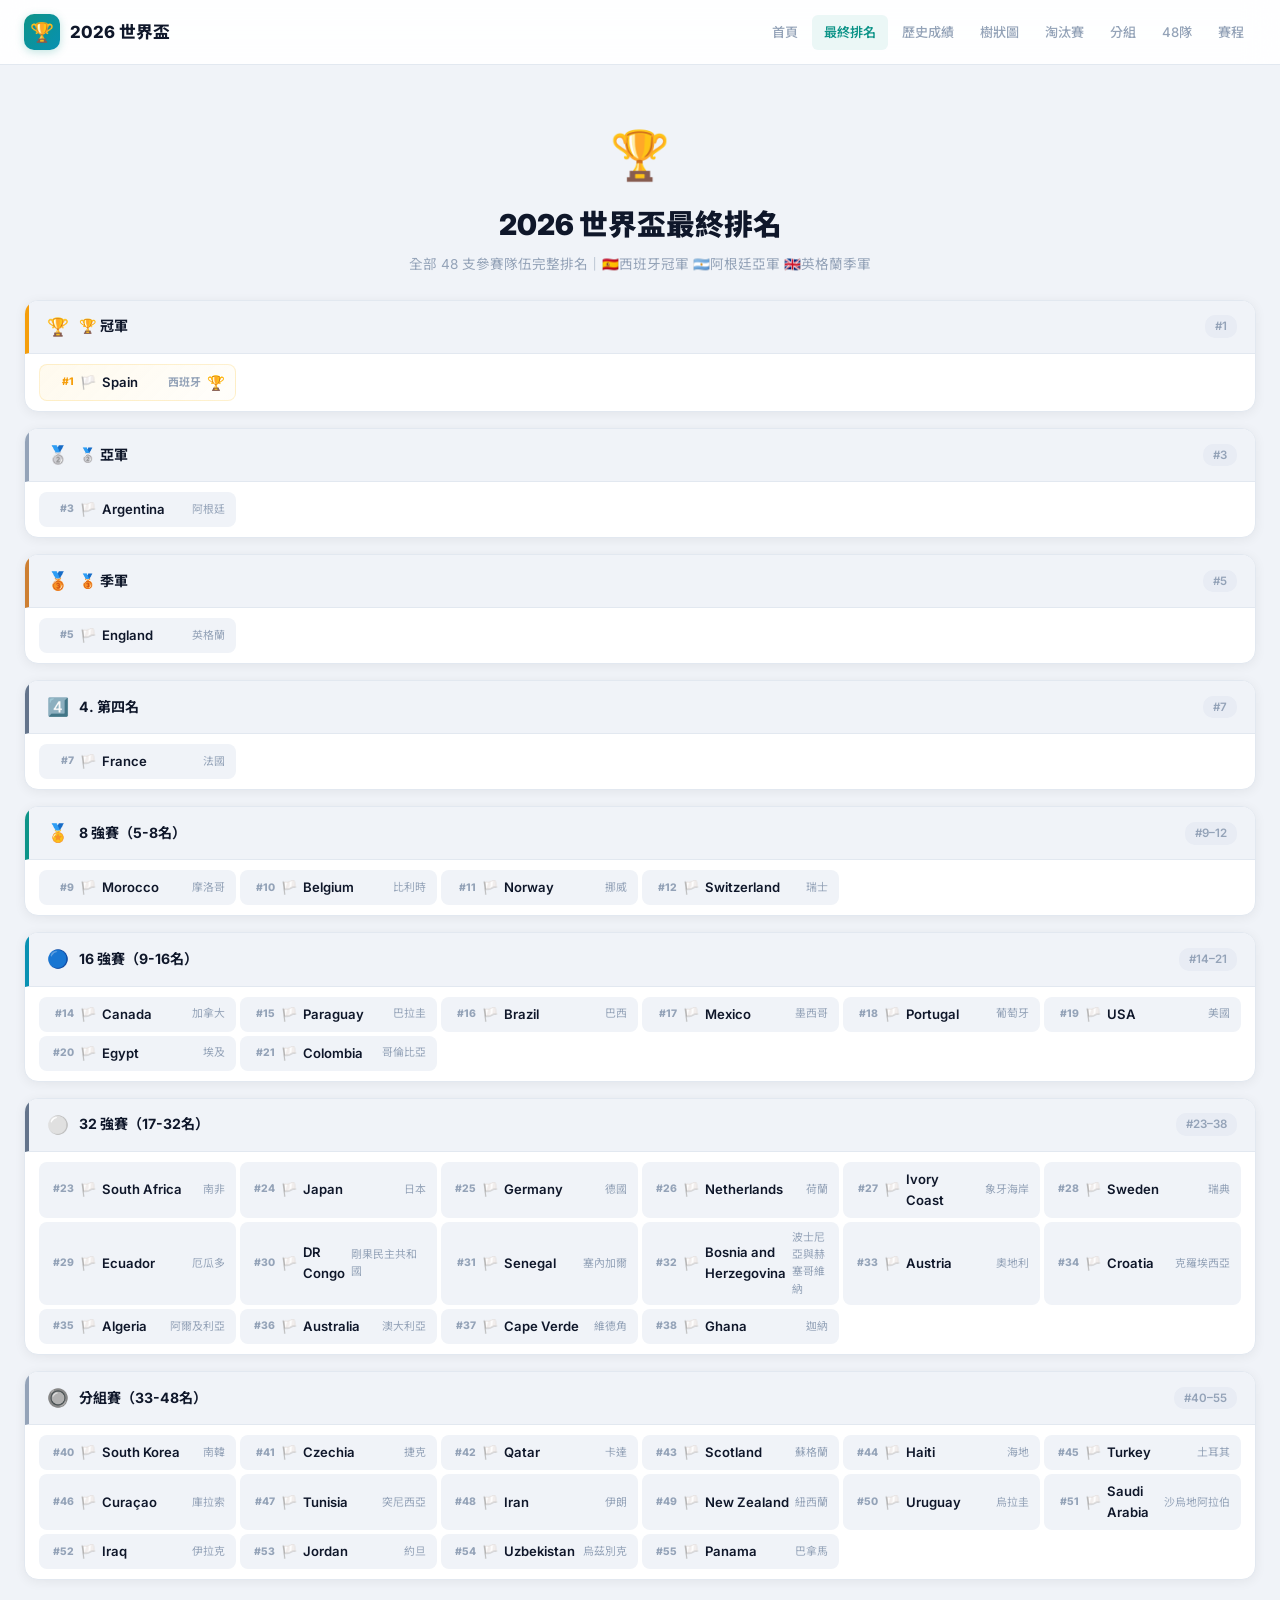
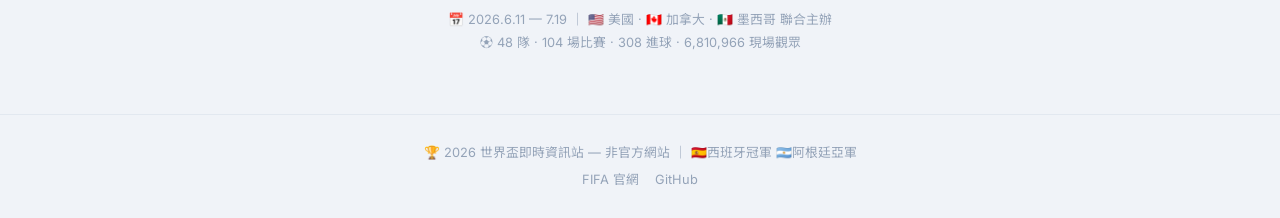
<file: standings.html>
<!DOCTYPE html>
<html lang="zh-TW">
<head>
  <meta charset="UTF-8">
  <meta name="viewport" content="width=device-width, initial-scale=1.0, viewport-fit=cover">
  <title>最終排名 — 2026 世界盃</title>
  <link rel="stylesheet" href="css/style.css">
  <link rel="manifest" href="manifest.json">
  <link rel="icon" href="icons/icon.svg" type="image/svg+xml">
  <link rel="apple-touch-icon" href="icons/icon.svg">
  <meta name="apple-mobile-web-app-capable" content="yes">
  <meta name="apple-mobile-web-app-status-bar-style" content="black-translucent">
  <meta name="apple-mobile-web-app-title" content="世界盃2026">
</head>
<body data-page="standings">
  <header class="site-header">
    <div class="header-inner">
      <a href="index.html" class="logo"><span class="logo-icon">🏆</span><span>2026 世界盃</span></a>
      <nav class="main-nav">
        <a href="index.html">首頁</a><a href="standings.html" class="active">最終排名</a>
        <a href="history.html">歷史成績</a><a href="bracket.html">樹狀圖</a><a href="knockout.html">淘汰賽</a><a href="groups.html">分組</a>
        <a href="teams.html">48隊</a><a href="matches.html">賽程</a>
      </nav>
    </div>
  </header>
  <main class="container" id="standings-container">
    <div class="loading"><div class="loading-spinner"></div><p>載入最終排名...</p></div>
  </main>
  <footer class="site-footer">
    <p>🏆 2026 世界盃即時資訊站 — 非官方網站 ｜ 🇪🇸西班牙冠軍 🇦🇷阿根廷亞軍</p>
    <div class="footer-links">
      <a href="https://www.fifa.com/en/tournaments/mens/worldcup/canadamexicousa2026" target="_blank">FIFA 官網</a>
      <a href="https://github.com/vchiou2007/worldcup-2026" target="_blank">GitHub</a>
    </div>
  </footer>
  <script src="data/worldcup-data.js"></script><script src="data/player_images.js"></script><script src="js/app.js"></script><script>if('serviceWorker'in navigator){navigator.serviceWorker.register('sw.js?v=7')}</script>
</body>
</html>
</file>
<file: css/style.css>
/* ============================================
   2026 世界盃 — 北歐現代輕盈版
   ============================================ */

@import url('https://fonts.googleapis.com/css2?family=Inter:wght@300;400;500;600;700;800;900&family=Noto+Sans+TC:wght@300;400;500;700;900&display=swap');

:root {
  --bg: #f0f3f8;
  --bg-alt: #e8ecf4;
  --card: #ffffff;
  --card-border: #e2e8f0;
  --card-shadow: 0 2px 12px rgba(0,0,0,0.06);
  --card-shadow-hover: 0 8px 30px rgba(0,0,0,0.1);
  --text: #0f172a;
  --text-secondary: #475569;
  --text-muted: #94a3b8;
  --teal: #0d9488;
  --teal-light: rgba(13,148,136,0.08);
  --teal-dark: #0f766e;
  --blue: #0891b2;
  --blue-light: rgba(8,145,178,0.08);
  --gold: #d97706;
  --gold-light: #f59e0b;
  --gold-bg: rgba(245,158,11,0.08);
  --green: #16a34a;
  --green-bg: rgba(22,163,74,0.08);
  --red: #dc2626;
  --red-bg: rgba(220,38,38,0.08);
  --radius: 14px;
  --radius-sm: 10px;
  --radius-xs: 6px;
  --transition: all 0.25s cubic-bezier(0.4,0,0.2,1);
}

* { margin:0; padding:0; box-sizing:border-box; }

body {
  font-family: 'Inter','Noto Sans TC',-apple-system,BlinkMacSystemFont,'Segoe UI','PingFang TC','Microsoft JhengHei',sans-serif;
  background: var(--bg);
  color: var(--text);
  line-height: 1.6;
  min-height: 100vh;
}

/* ========== HEADER ========== */
.site-header {
  background: rgba(255,255,255,0.92);
  backdrop-filter: blur(16px);
  border-bottom: 1px solid var(--card-border);
  position: sticky;
  top: 0;
  z-index: 100;
}

.header-inner {
  max-width: 1280px;
  margin: 0 auto;
  padding: 0 24px;
  display: flex;
  align-items: center;
  justify-content: space-between;
  height: 64px;
}

.logo {
  display: flex;
  align-items: center;
  gap: 10px;
  text-decoration: none;
  color: var(--text);
  font-weight: 800;
  font-size: 1.05rem;
}

.logo-icon {
  width: 36px; height: 36px;
  background: linear-gradient(135deg, #0d9488, #0891b2);
  border-radius: 10px;
  display: flex;
  align-items: center;
  justify-content: center;
  font-size: 1.2rem;
  color: #fff;
  box-shadow: 0 2px 8px rgba(13,148,136,0.25);
}

.main-nav { display: flex; gap: 2px; }

.main-nav a {
  color: var(--text-muted);
  text-decoration: none;
  padding: 7px 12px;
  border-radius: var(--radius-xs);
  font-size: 0.82rem;
  font-weight: 500;
  transition: var(--transition);
}

.main-nav a:hover { color: var(--teal); background: var(--teal-light); }
.main-nav a.active { color: var(--teal); background: var(--teal-light); font-weight: 600; }

/* ========== HERO SLIDESHOW ========== */
.hero {
  position: relative;
  background: var(--text);
  min-height: 420px;
  overflow: hidden;
  border-bottom: 1px solid var(--card-border);
  contain: layout;
}

.hero-slideshow {
  position: absolute;
  top: 0; left: 0;
  width: 100%; height: 100%;
}

.hero-slide {
  position: absolute;
  top: 0; left: 0;
  width: 100%; height: 100%;
  opacity: 0;
  transition: opacity 1.2s ease-in-out;
  background-size: cover;
  background-position: center 30%;
}

.hero-slide.active {
  opacity: 1;
}

.hero-slide::after {
  content: '';
  position: absolute;
  top: 0; left: 0;
  width: 100%; height: 100%;
  background: linear-gradient(180deg, rgba(15,23,42,0.2) 0%, rgba(15,23,42,0.35) 50%, rgba(15,23,42,0.5) 100%);
}

.hero-overlay {
  position: relative;
  z-index: 2;
  padding: 70px 24px 60px;
  text-align: center;
}

.hero-content { max-width: 780px; margin: 0 auto; }

.hero-caption {
  position: absolute;
  bottom: 16px;
  left: 50%;
  transform: translateX(-50%);
  z-index: 3;
  color: rgba(255,255,255,0.6);
  font-size: 0.72rem;
  background: rgba(0,0,0,0.4);
  padding: 4px 16px;
  border-radius: 20px;
  backdrop-filter: blur(4px);
  text-align: center;
  max-width: 90%;
  white-space: nowrap;
  overflow: hidden;
  text-overflow: ellipsis;
}

.hero-dots {
  position: absolute;
  bottom: 42px;
  left: 50%;
  transform: translateX(-50%);
  z-index: 3;
  display: flex;
  gap: 8px;
}

.hero-dot {
  width: 8px; height: 8px;
  border-radius: 50%;
  background: rgba(255,255,255,0.3);
  cursor: pointer;
  transition: var(--transition);
  border: none;
}

.hero-dot.active { background: var(--teal); width: 24px; border-radius: 4px; }

.hero-badge {
  display: inline-block;
  background: var(--teal-light);
  color: var(--teal);
  font-size: 0.7rem;
  font-weight: 700;
  padding: 4px 16px;
  border-radius: 20px;
  margin-bottom: 12px;
  letter-spacing: 1.5px;
}

.hero h1 {
  font-size: 3rem;
  font-weight: 900;
  margin-bottom: 6px;
  color: var(--text);
  letter-spacing: -0.5px;
}

.hero-subtitle {
  color: var(--text-secondary);
  font-size: 1rem;
  margin-bottom: 28px;
}

.hero-stats {
  display: flex;
  justify-content: center;
  gap: 40px;
  flex-wrap: wrap;
}

.hero-stat { text-align: center; }
.hero-stat-number { font-size: 1.8rem; font-weight: 800; color: var(--teal); }
.hero-stat-label { font-size: 0.78rem; color: var(--text-muted); font-weight: 500; }

/* ========== CONTAINER ========== */
.container {
  max-width: 1280px;
  margin: 0 auto;
  padding: 32px 24px;
}

.section-title {
  font-size: 1.3rem;
  font-weight: 700;
  margin-bottom: 18px;
  display: flex;
  align-items: center;
  gap: 8px;
  color: var(--text);
}

.section-subtitle {
  color: var(--text-muted);
  font-size: 0.88rem;
  margin-bottom: 20px;
}

/* ========== FLAG IMAGE ========== */
.fimg {
  width: 32px;
  height: 24px;
  border-radius: 3px;
  object-fit: cover;
  box-shadow: 0 1px 3px rgba(0,0,0,0.1);
  flex-shrink: 0;
  vertical-align: middle;
}
.fimg-lg { width: 48px; height: 36px; border-radius: 4px; }
.fimg-xl { width: 64px; height: 48px; border-radius: 5px; }
.fimg-sm { width: 24px; height: 18px; border-radius: 2px; }

.fi { display: inline-flex; align-items: center; gap: 6px; }

/* ========== MATCH CARDS ========== */
.matches-grid {
  display: grid;
  gap: 12px;
}
.matches-grid.two-cols {
  grid-template-columns: repeat(auto-fill, minmax(420px, 1fr));
}

.match-card {
  background: var(--card);
  border: 1px solid var(--card-border);
  border-radius: var(--radius);
  padding: 18px 22px;
  transition: var(--transition);
  box-shadow: var(--card-shadow);
}

.match-card:hover {
  box-shadow: var(--card-shadow-hover);
  transform: translateY(-2px);
}

.match-header {
  display: flex;
  justify-content: space-between;
  align-items: center;
  margin-bottom: 12px;
}

.match-group-badge {
  font-size: 1rem;
  font-weight: 700;
  padding: 5px 16px;
  border-radius: 20px;
  background: var(--blue-light);
  color: var(--blue);
  display: inline-flex;
  align-items: center;
  gap: 10px;
}

.match-status-badge {
  font-size: 0.6rem;
  font-weight: 700;
  padding: 3px 10px;
  border-radius: 20px;
  letter-spacing: 0.5px;
}

.match-status-badge.completed { background: var(--green-bg); color: var(--green); }
.match-status-badge.live { background: var(--red-bg); color: var(--red); }
.match-status-badge.scheduled { background: var(--bg-alt); color: var(--text-muted); }
.match-status-badge.upcoming { background: var(--bg-alt); color: var(--text-muted); }

.match-stage-badge {
  font-size: 0.55rem;
  font-weight: 600;
  padding: 2px 8px;
  border-radius: 12px;
  background: var(--accent-bg);
  color: var(--accent);
  margin-left: 6px;
}

.match-team.ko-winner { font-weight: 700; color: var(--accent); }
.match-team.ko-winner span { font-weight: 700; }

.match-body {
  display: flex;
  align-items: center;
  justify-content: space-between;
  gap: 12px;
}

.match-team-block {
  display: flex;
  align-items: center;
  gap: 10px;
  flex: 1;
  min-width: 0;
}

.match-team-block.right {
  flex-direction: row-reverse;
  text-align: right;
}

.match-team-block .tn-en {
  font-weight: 700;
  font-size: 0.95rem;
  white-space: nowrap;
  overflow: hidden;
  text-overflow: ellipsis;
}
.match-team-block .tn-zh {
  font-size: 0.7rem;
  color: var(--text-muted);
}

.score-block {
  flex-shrink: 0;
}

.score-display {
  font-size: 1.8rem;
  font-weight: 800;
  padding: 2px 18px;
  border-radius: 10px;
  min-width: 70px;
  text-align: center;
  letter-spacing: 2px;
}

.score-display.final { background: var(--gold-bg); color: var(--gold); }
.score-display.live { background: var(--red-bg); color: var(--red); }
.score-display.upcoming {
  background: var(--bg-alt);
  color: var(--text-muted);
  font-size: 0.85rem;
  font-weight: 600;
  letter-spacing: 1px;
}

.match-footer {
  margin-top: 12px;
  display: flex;
  justify-content: space-between;
  font-size: 0.75rem;
  color: var(--text-muted);
  padding-top: 10px;
  border-top: 1px solid var(--card-border);
}

.match-highlights {
  margin-top: 8px;
  font-size: 0.75rem;
  color: var(--text-secondary);
  padding: 6px 12px;
  background: var(--gold-bg);
  border-radius: 6px;
}

/* ========== MATCH STATS ========== */
.match-stats-toggle {
  margin-top: 10px;
  text-align: center;
  cursor: pointer;
  font-size: 0.75rem;
  font-weight: 600;
  color: var(--teal);
  padding: 6px;
  border-radius: 6px;
  background: var(--bg-alt);
  transition: var(--transition);
  user-select: none;
}
.match-stats-toggle:hover { background: var(--blue-light); }
.match-stats-toggle .arrow { display: inline-block; transition: transform 0.3s; }
.match-stats-toggle.open .arrow { transform: rotate(180deg); }

.match-stats-panel {
  display: none;
  margin-top: 12px;
  padding-top: 12px;
  border-top: 1px solid var(--card-border);
}
.match-stats-panel.open { display: block; }

/* 進球時間軸 */
.match-goals {
  margin-bottom: 14px;
}
.match-goals-title {
  font-size: 0.75rem;
  font-weight: 700;
  color: var(--text-muted);
  margin-bottom: 8px;
  text-transform: uppercase;
  letter-spacing: 1px;
}
.goal-event {
  display: flex;
  align-items: center;
  gap: 8px;
  padding: 5px 0;
  font-size: 0.78rem;
}
.goal-min {
  font-weight: 800;
  color: var(--teal);
  min-width: 40px;
  font-size: 0.85rem;
}
.goal-icon {
  color: var(--gold);
  font-size: 1rem;
}
.goal-team1 { padding-left: 0; }
.goal-team2 { padding-left: 28px; }
.goal-scorer { font-weight: 600; }
.goal-detail { color: var(--text-muted); font-size: 0.7rem; }
.goal-assist { color: var(--text-muted); font-size: 0.7rem; }

/* 卡片 */
.match-cards {
  margin-bottom: 14px;
  display: flex;
  flex-wrap: wrap;
  gap: 6px;
}
.card-badge {
  display: inline-flex;
  align-items: center;
  gap: 4px;
  font-size: 0.7rem;
  padding: 3px 8px;
  border-radius: 4px;
  font-weight: 600;
}
.card-badge.yellow {
  background: #fef3c7;
  color: #92400e;
  border: 1px solid #fbbf24;
}
.card-badge.red {
  background: #fee2e2;
  color: #991b1b;
  border: 1px solid #ef4444;
}

/* 統計比較表 */
.stats-comparison {
  margin-top: 6px;
}
.stats-row {
  display: flex;
  align-items: center;
  padding: 4px 0;
  gap: 6px;
}
.stats-label {
  width: 58px;
  text-align: center;
  font-size: 0.65rem;
  font-weight: 600;
  color: var(--text-muted);
  text-transform: uppercase;
  letter-spacing: 0.5px;
  flex-shrink: 0;
}
.stats-label-critical {
  width: 58px;
  text-align: center;
  font-size: 0.65rem;
  font-weight: 700;
  color: #0d9488;
  text-transform: uppercase;
  letter-spacing: 0.5px;
  flex-shrink: 0;
}
.stats-label-high {
  width: 58px;
  text-align: center;
  font-size: 0.65rem;
  font-weight: 600;
  color: #0891b2;
  text-transform: uppercase;
  letter-spacing: 0.5px;
  flex-shrink: 0;
}
.stats-label-normal {
  width: 58px;
  text-align: center;
  font-size: 0.65rem;
  font-weight: 500;
  color: #64748b;
  text-transform: uppercase;
  letter-spacing: 0.5px;
  flex-shrink: 0;
}
.stats-label-low {
  width: 58px;
  text-align: center;
  font-size: 0.65rem;
  font-weight: 400;
  color: #94a3b8;
  text-transform: uppercase;
  letter-spacing: 0.5px;
  flex-shrink: 0;
}
/* 統計比較表 — 單一條狀圖 v2 */
.stats-bar-single {
  flex: 1;
  display: flex;
  align-items: center;
  height: 16px;
  position: relative;
}
.stats-bar-bg-single {
  position: absolute;
  inset: 0;
  display: flex;
  border-radius: 3px;
  overflow: hidden;
  background: var(--bg-alt);
}
.stats-bar-t1 {
  height: 100%;
  border-radius: 3px 0 0 3px;
  transition: width 0.5s ease;
}
.stats-bar-t2 {
  height: 100%;
  border-radius: 0 3px 3px 0;
  transition: width 0.5s ease;
}
.stats-val {
  min-width: 44px;
  text-align: center;
  font-size: 0.78rem;
  font-weight: 600;
  flex-shrink: 0;
}

/* ========== STANDINGS TABLE ========== */
.group-section { margin-bottom: 32px; }

.group-title-bar {
  display: flex;
  align-items: center;
  justify-content: space-between;
  margin-bottom: 10px;
}

.group-title-bar h2 {
  font-size: 1.1rem;
  font-weight: 700;
  display: flex;
  align-items: center;
  gap: 6px;
}

.group-flags { display: flex; gap: 2px; }
.group-flags img { width: 20px; height: 14px; border-radius: 2px; }

.table-wrapper {
  background: var(--card);
  border-radius: var(--radius);
  border: 1px solid var(--card-border);
  overflow: hidden;
  box-shadow: var(--card-shadow);
}

.standings-table { width: 100%; border-collapse: collapse; }

.standings-table thead th {
  background: #f8fafc;
  padding: 10px 14px;
  text-align: left;
  font-size: 0.65rem;
  color: var(--text-muted);
  text-transform: uppercase;
  letter-spacing: 1px;
  font-weight: 600;
  border-bottom: 1px solid var(--card-border);
}

.standings-table tbody tr {
  border-bottom: 1px solid #f1f5f9;
  transition: var(--transition);
}
.standings-table tbody tr:last-child { border-bottom: none; }
.standings-table tbody tr:hover { background: #f8fafc; }

.standings-table td { padding: 10px 14px; font-size: 0.85rem; vertical-align: middle; }

.rank-num {
  font-weight: 800;
  font-size: 0.8rem;
  width: 26px; height: 26px;
  display: inline-flex;
  align-items: center;
  justify-content: center;
  border-radius: 6px;
}
.rank-1 { background: #d1fae5; color: #065f46; }
.rank-2 { background: #dbeafe; color: #1e40af; }
.rank-3 { background: #f1f5f9; color: var(--text-muted); }
.rank-4 { background: #fef2f2; color: var(--text-muted); }

.team-cell { display: flex; align-items: center; gap: 10px; }

.stat-cell { text-align: center; font-weight: 600; font-size: 0.8rem; }
.pts-cell { text-align: center; font-weight: 800; font-size: 1rem; color: var(--teal); }
.gd-pos { color: var(--green); }
.gd-neg { color: var(--red); }

/* ========== GROUP MATCHES MINI ========== */
.group-matches {
  display: grid;
  grid-template-columns: repeat(auto-fill, minmax(300px, 1fr));
  gap: 8px;
  margin-top: 12px;
}

.group-match-item {
  background: var(--card);
  border: 1px solid var(--card-border);
  border-radius: var(--radius-sm);
  padding: 8px 12px;
  display: flex;
  align-items: center;
  justify-content: space-between;
  font-size: 0.8rem;
  box-shadow: var(--card-shadow);
}

.gm-score { font-weight: 700; font-size: 0.85rem; min-width: 32px; text-align: center; }
.gm-score.final { color: var(--gold); }
.gm-score.upcoming { color: var(--text-muted); }
.gm-info { font-size: 0.6rem; color: var(--text-muted); text-align: center; }

/* ========== TEAM CARDS ========== */
.teams-grid {
  display: grid;
  grid-template-columns: repeat(auto-fill, minmax(320px, 1fr));
  gap: 16px;
}

.team-card {
  background: var(--card);
  border: 1px solid var(--card-border);
  border-radius: var(--radius);
  overflow: hidden;
  box-shadow: var(--card-shadow);
  transition: var(--transition);
}

.team-card:hover {
  box-shadow: var(--card-shadow-hover);
  transform: translateY(-3px);
}

.team-card-top {
  padding: 18px 20px 12px;
  display: flex;
  align-items: center;
  gap: 14px;
}

.team-card-top .tinfo .en { font-weight: 800; font-size: 1.05rem; }
.team-card-top .tinfo .zh { font-size: 0.75rem; color: var(--text-muted); }
.team-card-top .tinfo .badge {
  display: inline-block;
  font-size: 0.78rem;
  padding: 2px 8px;
  border-radius: 10px;
  background: var(--blue-light);
  color: var(--blue);
  margin-top: 3px;
  font-weight: 600;
}

.team-card-top .fifa-badge {
  margin-left: auto;
  background: var(--teal-light);
  color: var(--teal);
  padding: 4px 10px;
  border-radius: 8px;
  font-size: 0.65rem;
  font-weight: 700;
  text-align: center;
  line-height: 1.2;
}
.team-card-top .fifa-badge .num { display: block; font-size: 1rem; }

.team-card-stars { padding: 0 20px 14px; }
.team-card-stars .slabel {
  font-size: 0.65rem;
  color: var(--text-muted);
  letter-spacing: 1px;
  margin-bottom: 8px;
  padding-bottom: 6px;
  border-bottom: 1px solid var(--card-border);
}

.star-row { display: flex; align-items: center; gap: 10px; padding: 8px 0; }
.star-row:not(:last-child) { border-bottom: 1px solid #f1f5f9; }
.star-row .s-icon { color: var(--gold); font-size: 0.75rem; margin-top: 2px; flex-shrink: 0; }

.star-photo {
  width: 32px; height: 32px;
  border-radius: 50%;
  object-fit: cover;
  flex-shrink: 0;
  border: 1.5px solid var(--card-border);
  background: var(--bg-alt);
}

.star-photo-placeholder {
  width: 32px; height: 32px;
  border-radius: 50%;
  flex-shrink: 0;
  background: linear-gradient(135deg, var(--teal-light), var(--blue-light));
  border: 1.5px solid var(--card-border);
  display: flex;
  align-items: center;
  justify-content: center;
  font-size: 0.8rem;
  color: var(--teal);
  font-weight: 700;
}
.star-row .n-zh { font-weight: 700; font-size: 0.85rem; }
.star-row .n-en { font-size: 0.7rem; color: var(--text-muted); }
.star-row .meta { font-size: 0.68rem; color: var(--text-secondary); }
.star-row .meta .pos { color: var(--blue); }
.star-row .meta .nm { color: var(--gold-light); font-weight: 600; }

/* ========== DATE NAV ========== */
.date-nav {
  display: flex;
  gap: 6px;
  overflow-x: auto;
  padding-bottom: 6px;
  margin-bottom: 20px;
}

.date-btn {
  padding: 7px 18px;
  border-radius: 20px;
  background: var(--card);
  border: 1px solid var(--card-border);
  color: var(--text-muted);
  font-size: 0.8rem;
  font-weight: 600;
  cursor: pointer;
  white-space: nowrap;
  transition: var(--transition);
  font-family: inherit;
  box-shadow: var(--card-shadow);
}

.date-btn:hover { border-color: var(--teal); color: var(--teal); }
.date-btn.active { background: var(--teal); border-color: var(--teal); color: #fff; box-shadow: 0 2px 8px rgba(13,148,136,0.25); }

/* ========== KNOCKOUT ========== */
.knockout-grid {
  display: grid;
  grid-template-columns: repeat(auto-fill, minmax(150px, 1fr));
  gap: 14px;
  margin-top: 20px;
}

.knockout-step {
  background: var(--card);
  border: 1px solid var(--card-border);
  border-radius: var(--radius);
  padding: 18px 14px;
  text-align: center;
  box-shadow: var(--card-shadow);
  transition: var(--transition);
}
.knockout-step:hover { box-shadow: var(--card-shadow-hover); transform: translateY(-2px); }
.knockout-step .kd { font-size: 1.05rem; font-weight: 800; }
.knockout-step .kl { font-size: 0.75rem; color: var(--text-muted); margin-top: 4px; }
.step-r32 .kd { color: var(--green); }
.step-r16 .kd { color: var(--blue); }
.step-qf .kd { color: #7c3aed; }
.step-sf .kd { color: var(--gold); }
.step-final .kd { color: var(--red); }

/* ========== GROUPS MINI HOME ========== */
.gm-card {
  background: var(--card);
  border: 1px solid var(--card-border);
  border-radius: var(--radius);
  padding: 14px;
  box-shadow: var(--card-shadow);
  transition: var(--transition);
}
.gm-card:hover { box-shadow: var(--card-shadow-hover); }

.gm-title {
  font-size: 0.88rem;
  font-weight: 700;
  color: var(--blue);
  margin-bottom: 8px;
  display: flex;
  align-items: center;
  gap: 6px;
}

.gm-row {
  display: flex;
  align-items: center;
  gap: 6px;
  padding: 4px 0;
  font-size: 0.8rem;
}

.gm-rank {
  width: 20px; height: 20px;
  display: inline-flex;
  align-items: center;
  justify-content: center;
  border-radius: 4px;
  font-weight: 700;
  font-size: 0.65rem;
}

.gm-pts {
  margin-left: auto;
  font-weight: 800;
  font-size: 0.82rem;
  color: var(--teal);
}

.gm-grid {
  display: grid;
  grid-template-columns: repeat(auto-fill, minmax(270px, 1fr));
  gap: 12px;
}

/* ========== FOOTER ========== */
.site-footer {
  border-top: 1px solid var(--card-border);
  padding: 28px 24px;
  text-align: center;
  color: var(--text-muted);
  font-size: 0.8rem;
}

.footer-links {
  display: flex;
  justify-content: center;
  gap: 16px;
  margin-top: 6px;
}
.footer-links a { color: var(--text-muted); text-decoration: none; transition: var(--transition); }
.footer-links a:hover { color: var(--teal); }

/* ========== UPDATE BANNER ========== */
.update-banner {
  background: var(--card);
  border: 1px solid var(--card-border);
  border-radius: var(--radius);
  padding: 16px 20px;
  text-align: center;
  color: var(--text-secondary);
  font-size: 0.82rem;
  margin-top: 32px;
  box-shadow: var(--card-shadow);
}

/* ========== CITY GRID ========== */
.city-grid {
  display: grid;
  grid-template-columns: repeat(auto-fill, minmax(170px, 1fr));
  gap: 6px;
  font-size: 0.8rem;
  color: var(--text-secondary);
}

/* ========== LOADING ========== */
.loading { text-align: center; padding: 60px 20px; color: var(--text-muted); }
.loading-spinner {
  width: 36px; height: 36px;
  border: 3px solid var(--card-border);
  border-top-color: var(--teal);
  border-radius: 50%;
  animation: spin .8s linear infinite;
  margin: 0 auto 12px;
}
@keyframes spin { to { transform: rotate(360deg); } }

/* ========== RESPONSIVE ========== */
@media (max-width: 900px) {
  .hero h1 { font-size: 2.2rem; }
  .matches-grid.two-cols { grid-template-columns: 1fr; }
  .teams-grid { grid-template-columns: repeat(auto-fill, minmax(280px, 1fr)); }
}

@media (max-width: 768px) {
  .header-inner { height: 54px; padding: 0 14px; }
  .logo { font-size: 0.9rem; }
  .logo-icon { width: 30px; height: 30px; font-size: 1rem; }
  .main-nav a { padding: 5px 8px; font-size: 0.72rem; }
  .hero { padding: 36px 16px 28px; }
  .hero h1 { font-size: 1.6rem; }
  .hero-stats { gap: 20px; }
  .container { padding: 20px 14px; }
  .section-title { font-size: 1.1rem; }
  .match-body { flex-direction: column; gap: 8px; }
  .match-team-block { width: 100%; }
  .match-team-block.right { flex-direction: row; text-align: left; }
  .score-display { font-size: 1.5rem; min-width: 60px; padding: 2px 14px; }
  .fimg-lg { width: 36px; height: 27px; }
  .team-card-top .fimg-xl { width: 48px; height: 36px; }
  .group-match-item { font-size: 0.75rem; }
}

@media (max-width: 480px) {
  .hero h1 { font-size: 1.3rem; }
  .hero-stat-number { font-size: 1.3rem; }
  .main-nav a { padding: 4px 6px; font-size: 0.65rem; }
  .match-card { padding: 12px 14px; }
  .score-display { font-size: 1.2rem; min-width: 50px; padding: 2px 10px; }
  .fimg { width: 24px; height: 18px; }
  .fimg-lg { width: 28px; height: 21px; }
}

/* ============================================
   淘汰賽階段 — KO Styles
   ============================================ */

/* ---- Phase Navigation ---- */
.ko-phase-nav {
  display: flex;
  gap: 6px;
  margin-bottom: 22px;
  overflow-x: auto;
  padding: 4px 0;
}
.ko-phase-step {
  flex: 1;
  min-width: 80px;
  background: var(--card);
  border: 1px solid var(--card-border);
  border-radius: var(--radius-sm);
  padding: 10px 8px;
  text-align: center;
  transition: var(--transition);
  opacity: 0.5;
}
.ko-phase-step.active {
  border-color: var(--teal);
  background: var(--teal-light);
  opacity: 1;
  box-shadow: 0 0 0 2px rgba(13,148,136,0.15);
}
.ko-phase-step.completed {
  opacity: 0.7;
  border-color: var(--green);
}
.ko-phase-icon {
  font-size: 1.2rem;
  font-weight: 800;
  color: var(--teal);
  margin-bottom: 4px;
}
.ko-phase-step.completed .ko-phase-icon {
  color: var(--green);
}
.ko-phase-name {
  font-size: 0.75rem;
  font-weight: 600;
  color: var(--text);
}
.ko-phase-status {
  font-size: 0.6rem;
  color: var(--text-muted);
  margin-top: 2px;
}

/* ---- Summary Bar (with flags) ---- */
.ko-summary-bar {
  display: flex;
  align-items: center;
  gap: 16px;
  background: linear-gradient(135deg, var(--teal-light), rgba(8,145,178,0.06));
  border: 1px solid rgba(13,148,136,0.2);
  border-radius: var(--radius-sm);
  padding: 12px 18px;
  margin-bottom: 16px;
  flex-wrap: wrap;
}
.ko-summary-section {
  display: flex;
  flex-direction: column;
  gap: 4px;
  align-items: center;
}
.ko-summary-label {
  font-size: 0.65rem;
  font-weight: 700;
  color: var(--text-muted);
  text-transform: uppercase;
  letter-spacing: 0.5px;
}
.ko-summary-progress {
  font-size: 0.82rem;
  font-weight: 700;
  color: var(--text);
}
.ko-summary-divider {
  width: 1px;
  height: 36px;
  background: var(--card-border);
}
.ko-summary-flags {
  display: flex;
  gap: 4px;
}
.ko-summary-flags .fimg {
  border-radius: 3px;
  box-shadow: 0 1px 3px rgba(0,0,0,0.1);
}

/* ---- Current Round Section ---- */
.ko-current-round {
  background: var(--card);
  border: 1px solid var(--card-border);
  border-radius: var(--radius);
  padding: 20px 22px;
  margin-bottom: 18px;
  box-shadow: var(--card-shadow);
}
.ko-round-header {
  display: flex;
  justify-content: space-between;
  align-items: center;
  flex-wrap: wrap;
  gap: 8px;
  margin-bottom: 10px;
}
.ko-round-title {
  font-size: 1.05rem;
  font-weight: 700;
  color: var(--text);
}
.ko-round-stats {
  display: flex;
  align-items: center;
  gap: 8px;
  font-size: 0.78rem;
  color: var(--text-secondary);
}

/* ---- Progress Bar ---- */
.ko-progress-bar {
  height: 6px;
  background: var(--bg-alt);
  border-radius: 3px;
  overflow: hidden;
  margin-bottom: 18px;
}
.ko-progress-fill {
  height: 100%;
  background: linear-gradient(90deg, var(--teal), var(--blue));
  border-radius: 3px;
  transition: width 0.5s ease;
}

/* ---- Status Badge ---- */
.ko-status-badge {
  font-size: 0.7rem;
  padding: 2px 8px;
  border-radius: 10px;
  font-weight: 600;
  display: inline-block;
}
.ko-status-badge.completed { background: var(--green-bg); color: var(--green); }
.ko-status-badge.in-progress { background: var(--red-bg); color: var(--red); }
.ko-status-badge.upcoming { background: var(--gold-bg); color: var(--gold); }

/* ---- Section Title ---- */
.ko-section-title {
  font-size: 0.88rem;
  font-weight: 700;
  color: var(--text);
  margin: 20px 0 10px;
  padding-bottom: 6px;
  border-bottom: 1px solid var(--card-border);
}

/* ---- Match Cards for KO ---- */
.ko-matches-list {
  display: flex;
  flex-direction: column;
  gap: 10px;
}
.ko-match-card {
  border: 1px solid var(--card-border);
  border-radius: var(--radius-sm);
  padding: 12px 14px;
  background: var(--bg);
  transition: var(--transition);
}
.ko-match-card:hover {
  border-color: var(--teal);
  box-shadow: var(--card-shadow);
}
.ko-match-main {
  display: flex;
  align-items: center;
  justify-content: center;
  gap: 12px;
}
.ko-team {
  display: flex;
  align-items: center;
  gap: 6px;
  flex: 1;
}
.ko-team.right {
  flex-direction: row-reverse;
  text-align: right;
}
.ko-team.ko-winner .ko-tn {
  font-weight: 700;
  color: var(--teal);
}
.ko-tn {
  font-size: 0.82rem;
  font-weight: 500;
}
.ko-score-col {
  text-align: center;
  min-width: 70px;
}
.ko-score {
  font-size: 1.3rem;
  font-weight: 800;
  padding: 2px 10px;
  border-radius: 8px;
}
.ko-score.ko-done {
  color: var(--teal);
  background: var(--teal-light);
}
.ko-score.ko-live {
  color: var(--red);
  background: var(--red-bg);
  animation: pulse 1.5s ease-in-out infinite;
}
.ko-score.ko-upcoming {
  color: var(--text-muted);
  background: var(--bg-alt);
  font-size: 0.9rem;
}
.ko-time {
  font-size: 0.65rem;
  color: var(--text-muted);
  margin-top: 2px;
}
.ko-goals {
  font-size: 0.72rem;
  color: var(--text-secondary);
  margin: 8px 0 4px;
  padding: 4px 8px;
  background: rgba(234,179,8,0.06);
  border-radius: 6px;
  line-height: 1.5;
}
.ko-adv-row {
  display: flex;
  justify-content: space-between;
  align-items: center;
  margin: 6px 0;
  flex-wrap: wrap;
  gap: 4px;
}
.ko-advance {
  font-size: 0.78rem;
  font-weight: 700;
  color: var(--green);
}
.ko-pk-label {
  background: var(--gold-bg);
  color: var(--gold);
  font-weight: 700;
  padding: 1px 6px;
  border-radius: 4px;
  font-size: 0.7rem;
  margin-left: 4px;
}
.ko-eliminate {
  font-size: 0.72rem;
  color: var(--red);
  font-weight: 500;
}
.ko-venue {
  font-size: 0.68rem;
  color: var(--text-muted);
  margin-top: 4px;
}
.ko-note {
  font-size: 0.72rem;
  color: var(--text-secondary);
  margin-top: 6px;
  padding: 6px 8px;
  background: var(--teal-light);
  border-radius: 6px;
  line-height: 1.5;
  border-left: 3px solid var(--teal);
}

/* ---- Teams Rows (Advanced/Eliminated) — 一行一列 ---- */
.ko-teams-row {
  display: flex;
  gap: 14px;
  margin: 14px 0;
  flex-wrap: wrap;
}
.ko-advanced-box, .ko-eliminated-box {
  flex: 1;
  min-width: 220px;
  padding: 14px;
  border-radius: var(--radius-sm);
  border: 1px solid var(--card-border);
}
.ko-advanced-box {
  background: linear-gradient(135deg, rgba(22,163,74,0.04), rgba(22,163,74,0.08));
  border-color: rgba(22,163,74,0.2);
}
.ko-eliminated-box {
  background: linear-gradient(135deg, rgba(220,38,38,0.04), rgba(220,38,38,0.08));
  border-color: rgba(220,38,38,0.2);
}
.ko-box-title {
  font-size: 0.88rem;
  font-weight: 700;
  margin-bottom: 10px;
  padding-bottom: 6px;
  border-bottom: 1px solid var(--card-border);
}
.ko-team-list-rows {
  display: flex;
  flex-direction: column;
  gap: 6px;
}
.ko-team-row {
  display: flex;
  align-items: center;
  gap: 8px;
  padding: 6px 10px;
  border-radius: 8px;
  font-size: 0.88rem;
  font-weight: 600;
  background: var(--card);
  border: 1px solid var(--card-border);
  transition: var(--transition);
}
.ko-team-row:hover {
  transform: translateX(3px);
}
.ko-team-row.advanced {
  color: var(--green);
  border-color: rgba(22,163,74,0.2);
  border-left: 3px solid var(--green);
}
.ko-team-row.eliminated {
  color: var(--red);
  border-color: rgba(220,38,38,0.15);
  border-left: 3px solid var(--red);
}
.ko-row-name {
  flex: 1;
}

/* ---- Next Round Preview ---- */
.ko-next-round-grid {
  display: flex;
  gap: 10px;
  flex-wrap: wrap;
}
.ko-next-match {
  flex: 1;
  min-width: 200px;
  padding: 14px;
  background: linear-gradient(135deg, var(--teal-light), rgba(8,145,178,0.06));
  border: 1px solid rgba(13,148,136,0.2);
  border-radius: var(--radius-sm);
  text-align: center;
}
.ko-next-teams {
  display: flex;
  align-items: center;
  justify-content: center;
  gap: 10px;
  font-size: 0.85rem;
  font-weight: 600;
  margin-bottom: 6px;
}
.ko-vs {
  font-size: 0.7rem;
  font-weight: 700;
  color: var(--text-muted);
  padding: 2px 6px;
  border-radius: 4px;
  background: var(--bg-alt);
}
.ko-next-info {
  font-size: 0.7rem;
  color: var(--text-muted);
}

/* ---- All Rounds Overview ---- */
.ko-all-rounds {
  margin-top: 6px;
}
.ko-rounds-grid {
  display: grid;
  grid-template-columns: repeat(auto-fill, minmax(140px, 1fr));
  gap: 8px;
}
.ko-round-card {
  background: var(--card);
  border: 1px solid var(--card-border);
  border-radius: var(--radius-sm);
  padding: 12px;
  text-align: center;
  transition: var(--transition);
}
.ko-round-card.completed { border-color: rgba(22,163,74,0.25); }
.ko-round-card.in_progress { border-color: var(--teal); background: var(--teal-light); }
.ko-round-card-title {
  font-size: 0.8rem;
  font-weight: 700;
  margin-bottom: 4px;
}
.ko-round-card-meta {
  font-size: 0.65rem;
  color: var(--text-muted);
}

/* ---- Cities Section ---- */
.ko-cities-section {
  margin-top: 20px;
}

/* ============================================
   首頁 — 淘汰賽摘要
   ============================================ */
.home-knockout-card {
  background: var(--card);
  border: 1px solid var(--card-border);
  border-radius: var(--radius);
  padding: 20px 22px;
  box-shadow: var(--card-shadow);
  position: relative;
  overflow: hidden;
}
.home-knockout-card::before {
  content: '';
  position: absolute;
  top: 0; left: 0; right: 0;
  height: 3px;
  background: linear-gradient(90deg, var(--teal), var(--blue), var(--gold-light));
}
.home-knockout-header {
  display: flex;
  justify-content: space-between;
  align-items: center;
  margin-bottom: 8px;
}
.home-knockout-title {
  font-size: 1.05rem;
  font-weight: 700;
}
.home-knockout-link {
  font-size: 0.78rem;
  color: var(--teal);
  font-weight: 600;
  text-decoration: none;
}
.home-knockout-link:hover {
  text-decoration: underline;
}
.home-knockout-summary {
  font-size: 0.78rem;
  color: var(--text-secondary);
  line-height: 1.5;
  margin-bottom: 12px;
}
.home-knockout-progress {
  margin-bottom: 14px;
}
.home-knockout-progress-label {
  font-size: 0.72rem;
  color: var(--text-muted);
  margin-bottom: 4px;
  font-weight: 500;
}
.home-knockout-body {
  display: flex;
  gap: 16px;
  flex-wrap: wrap;
}
.home-knockout-matches {
  flex: 2;
  min-width: 200px;
}
.home-knockout-teams {
  flex: 1;
  min-width: 160px;
}
.hs-section-label {
  font-size: 0.72rem;
  font-weight: 700;
  color: var(--text-secondary);
  margin-bottom: 6px;
}
.hs-match {
  display: flex;
  align-items: center;
  gap: 8px;
  padding: 5px 8px;
  background: var(--bg);
  border-radius: 6px;
  margin-bottom: 4px;
  font-size: 0.78rem;
}
.hs-winner {
  color: var(--teal-dark);
  font-weight: 700;
  display: flex;
  align-items: center;
  gap: 3px;
}
.hs-score {
  font-weight: 800;
  color: var(--text);
  font-size: 0.85rem;
  min-width: 60px;
  text-align: center;
}
.hs-loser {
  color: var(--text-muted);
  display: flex;
  align-items: center;
  gap: 3px;
}
.hs-chip-list {
  display: flex;
  flex-wrap: wrap;
  gap: 4px;
}
.hs-chip {
  display: inline-flex;
  align-items: center;
  gap: 3px;
  font-size: 0.7rem;
  font-weight: 600;
  padding: 2px 7px;
  border-radius: 12px;
  border: 1px solid var(--card-border);
  background: var(--bg);
}
.hs-chip.advanced { color: var(--green); border-color: rgba(22,163,74,0.3); }
.hs-chip.eliminated { color: var(--red); border-color: rgba(220,38,38,0.3); }

/* ---- Home Summary Teams Rows — 一行一列 ---- */
.hs-team-rows {
  display: flex;
  flex-direction: column;
  gap: 4px;
}
.hs-team-row {
  display: flex;
  align-items: center;
  gap: 6px;
  padding: 5px 8px;
  border-radius: 6px;
  font-size: 0.82rem;
  font-weight: 600;
  background: var(--bg);
  border: 1px solid var(--card-border);
  transition: var(--transition);
}
.hs-team-row.advanced {
  color: var(--teal-dark);
  border-left: 3px solid var(--green);
  border-color: rgba(22,163,74,0.2);
}
.hs-team-row.eliminated {
  color: var(--text);
  border-left: 3px solid var(--red);
  border-color: rgba(220,38,38,0.15);
}

/* ---- Next Match in Home Summary ---- */
.hs-next {
  margin-top: 14px;
  padding-top: 12px;
  border-top: 1px solid var(--card-border);
}
.hs-next-title {
  font-size: 0.78rem;
  font-weight: 700;
  color: var(--text);
  margin-bottom: 8px;
}
.hs-next-match {
  display: flex;
  align-items: center;
  justify-content: center;
  gap: 10px;
  padding: 10px;
  background: var(--teal-light);
  border-radius: var(--radius-sm);
  flex-wrap: wrap;
  font-size: 0.82rem;
  font-weight: 600;
}
.hs-vs {
  font-size: 0.65rem;
  color: var(--text-muted);
  font-weight: 700;
  background: var(--bg);
  padding: 2px 6px;
  border-radius: 4px;
}
.hs-next-date {
  font-size: 0.7rem;
  color: var(--text-muted);
  font-weight: 400;
  width: 100%;
  text-align: center;
  margin-top: 4px;
}

/* ---- Responsive KO ---- */
@media (max-width: 768px) {
  .ko-phase-nav { gap: 4px; }
  .ko-phase-step { min-width: 60px; padding: 8px 4px; }
  .ko-phase-icon { font-size: 1rem; }
  .ko-phase-name { font-size: 0.65rem; }
  .ko-team.ko-winner .ko-tn { font-size: 0.75rem; }
  .ko-teams-row { flex-direction: column; }
  .home-knockout-body { flex-direction: column; }
  .ko-match-main { gap: 6px; }
  .ko-next-round-grid { flex-direction: column; }
  .ko-rounds-grid { grid-template-columns: repeat(auto-fill, minmax(110px, 1fr)); }
}

/* =========================================================
   淘汰賽樹狀圖 — 經典版 (Classic Bracket Tree)
   靈感：World Cup 經典 bracket 布局
   風格：Nordic Modern — 白底、青碧色 #0d9488、天藍 #0891b2、琥珀金 #f59e0b
   ========================================================= */

.bracket-page {
  max-width: 1200px;
  margin: 0 auto;
  padding: 20px 16px 40px;
}
.bracket-page h1 {
  font-size: 1.6rem;
  font-weight: 700;
  color: #1e293b;
  text-align: center;
  margin-bottom: 4px;
}
.bracket-page .bracket-sub {
  font-size: 0.85rem;
  color: #94a3b8;
  text-align: center;
  margin-bottom: 24px;
  letter-spacing: 1px;
}

/* === 主 container === */
.bracket-tree {
  display: flex;
  justify-content: center;
  align-items: stretch;
  gap: 0;
  min-width: 900px;
  padding: 20px 0;
  position: relative;
}

/* === 每欄 === */
.bracket-col {
  display: flex;
  flex-direction: column;
  justify-content: space-around;
  position: relative;
  flex: 1;
  min-width: 110px;
  max-width: 150px;
  padding: 0 4px;
}
.bracket-col-header {
  text-align: center;
  font-size: 0.6rem;
  font-weight: 700;
  color: #94a3b8;
  letter-spacing: 1.5px;
  text-transform: uppercase;
  padding: 4px 0 8px;
  border-bottom: 1px solid #e2e8f0;
  margin-bottom: 8px;
}

/* === 每個比賽 slot === */
.bracket-slot {
  display: flex;
  flex-direction: column;
  justify-content: center;
  position: relative;
  flex: 1;
  min-height: 0;
}
.bracket-slot.double { flex: 2; }
.bracket-slot.quad  { flex: 4; }

/* === PK 大戰標籤 === */
.bracket-pk {
  font-size: 0.6rem;
  font-weight: 700;
  color: #b45309;
  background: #fffbeb;
  border: 1px solid #fde68a;
  border-radius: 4px;
  padding: 1px 6px;
  margin: 2px 0 0;
  text-align: center;
  position: relative;
  z-index: 2;
}

/* === 隊伍卡片 === */
.b-team {
  display: flex;
  align-items: center;
  gap: 5px;
  padding: 5px 8px;
  border-radius: 6px;
  font-size: 0.72rem;
  font-weight: 600;
  color: #1e293b;
  background: #f8fafc;
  border: 1px solid #e2e8f0;
  transition: all 0.15s;
  min-height: 28px;
  position: relative;
  z-index: 2;
}
.b-team img.fimg { width: 18px; height: auto; border-radius: 2px; }
.b-team .b-score {
  margin-left: auto;
  font-size: 0.68rem;
  font-weight: 700;
  color: #0d9488;
  background: rgba(13,148,136,0.08);
  padding: 1px 5px;
  border-radius: 4px;
  min-width: 18px;
  text-align: center;
}
.b-team .b-vs {
  margin-left: auto;
  font-size: 0.55rem;
  color: #94a3b8;
}
.b-team.winner {
  background: linear-gradient(135deg, #dff6f0, #e8faf5);
  border-color: #0d9488;
  box-shadow: 0 1px 4px rgba(13,148,136,0.12);
}
.b-team.loser {
  opacity: 0.5;
  font-weight: 400;
}
.b-team.tbd {
  opacity: 0.35;
  font-style: italic;
}

/* === 上半區 / 下半區分隔線 === */
.bracket-divider {
  width: 2px;
  background: linear-gradient(to bottom, transparent 5%, #0d9488 20%, #0d9488 80%, transparent 95%);
  margin: 0 8px;
  align-self: stretch;
  flex-shrink: 0;
  opacity: 0.2;
}

/* === 決賽 + 冠軍 === */
.bracket-final-col {
  display: flex;
  flex-direction: column;
  justify-content: center;
  align-items: center;
  flex: 1.2;
  min-width: 130px;
  max-width: 180px;
  padding: 0 8px;
  position: relative;
}
.bracket-final-team {
  text-align: center;
  padding: 8px 12px;
  border-radius: 12px;
  font-weight: 700;
  font-size: 0.82rem;
  min-width: 90px;
  margin: 6px 0;
}
.bracket-final-team.finalist {
  background: #fef9e7;
  border: 2px solid #fbbf24;
  color: #78350f;
}
.bracket-final-team.tbd-finalist {
  background: #f8fafc;
  border: 2px dashed #d1d5db;
  color: #94a3b8;
}
.bracket-final-team.champion {
  background: linear-gradient(135deg, #fbbf24, #f59e0b);
  border: 2px solid #d97706;
  color: #78350f;
  font-size: 1rem;
  padding: 14px 20px;
  margin-top: 10px;
  box-shadow: 0 4px 16px rgba(245,158,11,0.25);
}
.bracket-final-team .trophy-icon {
  font-size: 1.8rem;
  display: block;
  margin-bottom: 4px;
}
.bracket-vs-line {
  font-size: 0.6rem;
  color: #94a3b8;
  letter-spacing: 2px;
  margin: 2px 0;
}

/* === 連接線 (Connector Lines) === */
.bracket-col::before {
  content: '';
  position: absolute;
  top: 0; bottom: 0;
  width: 2px;
  background: #cbd5e1;
  z-index: 1;
  opacity: 0.4;
}
/* 左邊欄：線在右側 */
.bracket-col.left-half::before { right: -2px; }
/* 右邊欄：線在左側 */
.bracket-col.right-half::before { left: -2px; }

/* 每個 slot 的連接線 — 水平分支 */
.bracket-slot::after {
  content: '';
  position: absolute;
  top: 50%;
  width: 10px;
  height: 2px;
  background: #cbd5e1;
  z-index: 1;
  opacity: 0.4;
}
.bracket-col.left-half .bracket-slot::after { right: -8px; }
.bracket-col.right-half .bracket-slot::after { left: -8px; }

/* 垂直分支 — QF/R16 之間 */
.bracket-slot.connector-top::before,
.bracket-slot.connector-bottom::before {
  content: '';
  position: absolute;
  width: 2px;
  background: #cbd5e1;
  z-index: 1;
  opacity: 0.4;
}
.bracket-col.left-half .bracket-slot.connector-top::before {
  right: -8px;
  top: 0; bottom: 50%;
  height: 50%;
}
.bracket-col.left-half .bracket-slot.connector-bottom::before {
  right: -8px;
  top: 50%; bottom: 0;
  height: 50%;
}

/* 所有圖片 */
.b-team img[src*="flagcdn"] {
  width: 18px;
  height: auto;
  border-radius: 2px;
  vertical-align: middle;
}

/* 響應式 */
@media (max-width: 1000px) {
  .bracket-tree { min-width: 700px; }
  .bracket-col { min-width: 90px; max-width: 120px; }
  .b-team { font-size: 0.65rem; padding: 4px 6px; min-height: 24px; }
  .b-team img.fimg, .b-team img[src*="flagcdn"] { width: 14px; }
  .bracket-final-col { min-width: 100px; }
  .bracket-page { padding: 12px 8px; }
  .bracket-tree { overflow-x: auto; }
}

@media (max-width: 600px) {
  .bracket-tree { min-width: 600px; }
  .bracket-col { min-width: 75px; max-width: 95px; padding: 0 2px; }
  .b-team { font-size: 0.55rem; padding: 3px 4px; min-height: 20px; gap: 3px; }
  .b-team .b-score { font-size: 0.55rem; min-width: 14px; padding: 0 3px; }
  .bracket-col-header { font-size: 0.5rem; }
  .bracket-final-col { min-width: 80px; }
  .bracket-final-team { font-size: 0.65rem; padding: 4px 6px; }
  .bracket-final-team .trophy-icon { font-size: 1.2rem; }
}

/* ============================================
   冠軍大橫幅 — Champion Banner
   ============================================ */
#champion-banner {
  max-width: 1280px;
  margin: 0 auto;
  padding: 0 24px;
}

.champion-section {
  background: linear-gradient(135deg, #0f172a 0%, #1e293b 40%, #0f172a 100%);
  border-radius: var(--radius);
  overflow: hidden;
  box-shadow: 0 8px 40px rgba(0,0,0,0.15);
  margin: -20px 0 30px;
  position: relative;
}

.champion-section::before {
  content: '';
  position: absolute;
  top: 0; left: 0; right: 0;
  height: 4px;
  background: linear-gradient(90deg, #f59e0b, #fbbf24, #f59e0b, #d97706);
}

.champion-hero {
  text-align: center;
  padding: 40px 24px 24px;
  position: relative;
}

.champion-trophy {
  font-size: 4.5rem;
  line-height: 1;
  margin-bottom: 8px;
  animation: champGlow 2s ease-in-out infinite;
}

@keyframes champGlow {
  0%, 100% { transform: scale(1); filter: drop-shadow(0 0 12px rgba(245,158,11,0.3)); }
  50% { transform: scale(1.08); filter: drop-shadow(0 0 24px rgba(245,158,11,0.6)); }
}

.champion-emblem { margin-bottom: 8px; }
.champion-emblem img { width: 80px; height: 60px; border-radius: 6px; box-shadow: 0 2px 12px rgba(255,255,255,0.1); }

.champion-name {
  font-size: 2rem;
  font-weight: 900;
  color: #fff;
  letter-spacing: -0.5px;
}
.champion-name-en {
  display: block;
  font-size: 0.85rem;
  font-weight: 500;
  color: rgba(255,255,255,0.5);
  letter-spacing: 2px;
  text-transform: uppercase;
  margin-top: 2px;
}

.champion-title {
  font-size: 1.1rem;
  font-weight: 700;
  color: #fbbf24;
  margin-top: 4px;
  letter-spacing: 2px;
}

.champion-subtitle {
  font-size: 0.82rem;
  color: rgba(255,255,255,0.4);
  margin-top: 2px;
}

.champion-result {
  font-size: 1rem;
  font-weight: 700;
  color: #fff;
  margin-top: 12px;
  padding: 8px 20px;
  background: rgba(251,191,36,0.12);
  border: 1px solid rgba(251,191,36,0.25);
  border-radius: 20px;
  display: inline-block;
}

.champion-detail {
  font-size: 0.78rem;
  color: rgba(255,255,255,0.5);
  margin-top: 8px;
}

/* === 頒獎台 === */
.champion-podium {
  display: flex;
  justify-content: center;
  gap: 12px;
  padding: 16px 20px 24px;
  flex-wrap: wrap;
}

.podium-item {
  text-align: center;
  padding: 16px 20px 12px;
  border-radius: var(--radius);
  min-width: 110px;
  flex: 1;
  max-width: 160px;
  transition: var(--transition);
}
.podium-item:hover { transform: translateY(-3px); }

.podium-gold {
  background: linear-gradient(180deg, rgba(251,191,36,0.15), rgba(251,191,36,0.05));
  border: 1px solid rgba(251,191,36,0.3);
  order: 2;
  transform: scale(1.08);
}
.podium-silver {
  background: linear-gradient(180deg, rgba(148,163,184,0.12), rgba(148,163,184,0.04));
  border: 1px solid rgba(148,163,184,0.2);
  order: 1;
}
.podium-bronze {
  background: linear-gradient(180deg, rgba(205,127,50,0.12), rgba(205,127,50,0.04));
  border: 1px solid rgba(205,127,50,0.2);
  order: 3;
}
.podium-fourth {
  background: linear-gradient(180deg, rgba(100,116,139,0.1), rgba(100,116,139,0.03));
  border: 1px solid rgba(100,116,139,0.15);
  order: 4;
}

.podium-rank { font-size: 1.3rem; margin-bottom: 4px; }
.podium-flag img { width: 40px; height: 30px; border-radius: 4px; }
.podium-name { font-size: 0.95rem; font-weight: 700; color: #fff; margin-top: 4px; }
.podium-en { font-size: 0.62rem; color: rgba(255,255,255,0.4); text-transform: uppercase; letter-spacing: 1px; }
.podium-strip {
  display: inline-block;
  font-size: 0.6rem;
  font-weight: 700;
  color: #fff;
  padding: 2px 10px;
  border-radius: 10px;
  margin-top: 4px;
  background: rgba(255,255,255,0.08);
}
.podium-gold .podium-strip { background: rgba(251,191,36,0.2); color: #fbbf24; }
.podium-silver .podium-strip { background: rgba(148,163,184,0.2); color: #cbd5e1; }
.podium-bronze .podium-strip { background: rgba(205,127,50,0.2); color: #cd7f32; }

/* === 賽事統計 === */
.champion-stats {
  display: flex;
  justify-content: center;
  gap: 24px;
  padding: 16px 20px 20px;
  flex-wrap: wrap;
  border-top: 1px solid rgba(255,255,255,0.06);
  margin: 0 20px;
}

.champ-stat {
  text-align: center;
  font-size: 0.75rem;
  color: rgba(255,255,255,0.5);
  font-weight: 500;
}
.champ-stat-num {
  display: block;
  font-size: 1.2rem;
  font-weight: 800;
  color: #fbbf24;
  margin-bottom: 2px;
}

/* === 冠軍之路 === */
.champion-rounds {
  padding: 0 20px 20px;
  margin: 0 20px;
  border-top: 1px solid rgba(255,255,255,0.06);
}

.cr-title {
  font-size: 0.88rem;
  font-weight: 700;
  color: #fff;
  margin: 16px 0 12px;
  text-align: center;
}

.cr-grid {
  display: grid;
  grid-template-columns: repeat(auto-fill, minmax(150px, 1fr));
  gap: 8px;
}

.cr-item {
  background: rgba(255,255,255,0.05);
  border: 1px solid rgba(255,255,255,0.08);
  border-radius: var(--radius-sm);
  padding: 10px 12px;
  text-align: center;
}
.cr-round {
  font-size: 0.7rem;
  font-weight: 700;
  color: #fbbf24;
  margin-bottom: 4px;
  text-transform: uppercase;
  letter-spacing: 1px;
}
.cr-detail {
  font-size: 0.75rem;
  color: rgba(255,255,255,0.7);
  line-height: 1.4;
}

/* === 賽事獎項 === */
.champion-awards {
  padding: 0 20px 24px;
  margin: 0 20px;
  border-top: 1px solid rgba(255,255,255,0.06);
}

.ca-title {
  font-size: 0.88rem;
  font-weight: 700;
  color: #fff;
  margin: 14px 0 10px;
  text-align: center;
}

.ca-grid {
  display: flex;
  flex-wrap: wrap;
  gap: 8px;
  justify-content: center;
}

.ca-item {
  display: flex;
  align-items: center;
  gap: 6px;
  background: rgba(255,255,255,0.06);
  border: 1px solid rgba(255,255,255,0.08);
  border-radius: 20px;
  padding: 6px 14px;
  font-size: 0.78rem;
  color: rgba(255,255,255,0.7);
}
.ca-icon { font-size: 1rem; }
.ca-label { font-weight: 600; color: #94a3b8; }
.ca-val { font-weight: 700; color: #fbbf24; }

/* ===== 賽事結束橫幅 ===== */
.tournament-ended {
  text-align: center;
  padding: 30px 20px;
  background: linear-gradient(135deg, rgba(13,148,136,0.04), rgba(8,145,178,0.04));
  border: 1px dashed var(--card-border);
  border-radius: var(--radius);
  margin: 8px 0;
}
.tournament-ended .te-icon { font-size: 3rem; margin-bottom: 8px; }
.tournament-ended .te-text { font-size: 1.15rem; font-weight: 800; color: var(--teal); margin-bottom: 4px; }
.tournament-ended .te-sub { font-size: 0.82rem; color: var(--text-muted); }

/* ============================================
   最終排名頁 — Standings
   ============================================ */
.standings-page-header {
  text-align: center;
  padding: 20px 0 24px;
}
.standings-page-header .sp-icon { font-size: 3rem; margin-bottom: 8px; }
.standings-page-header h1 { font-size: 1.8rem; font-weight: 900; color: var(--text); margin-bottom: 6px; }
.standings-page-header .sp-sub { font-size: 0.85rem; color: var(--text-muted); }

.standings-tiers {
  display: flex;
  flex-direction: column;
  gap: 16px;
}

.st-tier {
  background: var(--card);
  border: 1px solid var(--card-border);
  border-radius: var(--radius);
  overflow: hidden;
  box-shadow: var(--card-shadow);
  transition: var(--transition);
}
.st-tier:hover { box-shadow: var(--card-shadow-hover); }

.st-tier-header {
  display: flex;
  align-items: center;
  gap: 10px;
  padding: 12px 18px;
  background: var(--bg);
  border-bottom: 1px solid var(--card-border);
}
.st-tier-icon { font-size: 1.1rem; }
.st-tier-label { font-size: 0.88rem; font-weight: 700; color: var(--text); flex: 1; }
.st-tier-range { font-size: 0.72rem; color: var(--text-muted); font-weight: 600; padding: 2px 10px; background: var(--bg-alt); border-radius: 10px; }

.st-tier-teams {
  display: grid;
  grid-template-columns: repeat(auto-fill, minmax(180px, 1fr));
  gap: 4px;
  padding: 10px 14px;
}

.st-team {
  display: flex;
  align-items: center;
  gap: 6px;
  padding: 6px 10px;
  border-radius: 8px;
  font-size: 0.82rem;
  transition: var(--transition);
  background: var(--bg);
  border: 1px solid transparent;
}
.st-team:hover {
  border-color: var(--card-border);
  transform: translateX(2px);
}
.st-team.st-champion {
  background: linear-gradient(135deg, rgba(251,191,36,0.08), rgba(251,191,36,0.02));
  border: 1px solid rgba(251,191,36,0.2);
  font-weight: 700;
}

.st-rank {
  font-size: 0.65rem;
  font-weight: 800;
  color: var(--text-muted);
  min-width: 24px;
  text-align: right;
}
.st-team.st-champion .st-rank { color: #f59e0b; }

.st-name { font-weight: 600; color: var(--text); flex: 1; }
.st-namezh { font-size: 0.68rem; color: var(--text-muted); }
.st-crown { font-size: 0.9rem; margin-left: auto; }

.standings-footer {
  text-align: center;
  padding: 28px 0;
  color: var(--text-muted);
  font-size: 0.8rem;
  line-height: 1.8;
}

/* ===== 響應式 ===== */
@media (max-width: 768px) {
  .champion-trophy { font-size: 3.2rem; }
  .champion-name { font-size: 1.4rem; }
  .champion-emblem img { width: 60px; height: 45px; }
  .champion-podium { gap: 8px; }
  .podium-item { min-width: 80px; padding: 10px 12px 8px; }
  .podium-gold { transform: scale(1.04); }
  .podium-flag img { width: 32px; height: 24px; }
  .podium-name { font-size: 0.78rem; }
  .champion-stats { gap: 16px; }
  .champ-stat-num { font-size: 1rem; }
  .cr-grid { grid-template-columns: repeat(auto-fill, minmax(120px, 1fr)); }
  .champion-section { margin: -10px 0 20px; }
  #champion-banner { padding: 0 14px; }
  .standings-page-header h1 { font-size: 1.3rem; }
  .st-tier-teams { grid-template-columns: repeat(auto-fill, minmax(140px, 1fr)); }
}

@media (max-width: 480px) {
  .champion-podium { flex-direction: column; align-items: center; }
  .podium-gold { order: 1; transform: none; }
  .podium-silver { order: 2; }
  .podium-bronze { order: 3; }
  .podium-fourth { order: 4; }
  .podium-item { max-width: 200px; width: 100%; }
}

/* ============================================
   歷史成績頁面 — 世界盃歷屆前八名
   ============================================ */

/* 頁頭 */
.history-page-header {
  text-align: center;
  padding: 28px 0 18px;
}
.hp-icon { font-size: 2.6rem; margin-bottom: 6px; }
.history-page-header h1 { font-size: 1.5rem; font-weight: 800; }
.hp-sub { color: var(--text-muted); font-size: 0.82rem; margin-top: 4px; }

/* 檢視切換 */
.history-view-toggle {
  display: flex;
  justify-content: center;
  gap: 8px;
  margin: 18px 0 24px;
}
.hv-btn {
  padding: 10px 22px;
  border-radius: var(--radius-sm);
  border: 1px solid var(--card-border);
  background: var(--card);
  color: var(--text-secondary);
  font-size: 0.85rem;
  font-weight: 600;
  cursor: pointer;
  transition: var(--transition);
}
.hv-btn:hover { border-color: var(--teal); color: var(--teal); }
.hv-btn.active {
  background: var(--teal);
  color: #fff;
  border-color: var(--teal);
  box-shadow: 0 4px 12px rgba(13,148,136,0.3);
}

/* 檢視容器 */
.history-view { display: none; }
.history-view.active { display: block; }

/* ===== 依屆次檢視 ===== */
.ht-tournaments {
  display: grid;
  grid-template-columns: repeat(auto-fill, minmax(360px, 1fr));
  gap: 14px;
}
.ht-card {
  background: var(--card);
  border: 1px solid var(--card-border);
  border-radius: var(--radius);
  box-shadow: var(--card-shadow);
  overflow: hidden;
  transition: var(--transition);
}
.ht-card:hover { box-shadow: var(--card-shadow-hover); transform: translateY(-2px); }
.ht-card-header {
  padding: 14px 18px;
  background: var(--teal-light);
  display: flex;
  flex-wrap: wrap;
  align-items: center;
  gap: 8px 14px;
}
.ht-year {
  font-size: 1.4rem;
  font-weight: 900;
  color: var(--text);
}
.ht-host {
  font-size: 0.78rem;
  color: var(--text-muted);
}
.ht-champion-badge {
  font-size: 0.75rem;
  font-weight: 700;
  color: var(--gold);
  background: var(--gold-bg);
  padding: 3px 10px;
  border-radius: 20px;
  margin-left: auto;
}
.ht-note {
  width: 100%;
  font-size: 0.7rem;
  color: var(--text-muted);
  padding-top: 6px;
  border-top: 1px solid var(--card-border);
}
.ht-card-body {
  padding: 12px 18px 16px;
}
.ht-team-row {
  display: flex;
  align-items: center;
  gap: 8px;
  padding: 6px 0;
  border-bottom: 1px solid rgba(0,0,0,0.04);
}
.ht-team-row:last-child { border-bottom: none; }
.ht-team-row.ht-champ {
  background: var(--gold-bg);
  border-radius: 8px;
  margin: 0 -6px;
  padding: 8px 6px;
}
.ht-rank-label {
  font-size: 0.72rem;
  font-weight: 700;
  min-width: 80px;
}
.ht-team-name {
  font-weight: 600;
  font-size: 0.88rem;
  flex: 1;
}
.ht-team-zh {
  font-size: 0.68rem;
  color: var(--text-muted);
}
.ht-crown { font-size: 0.85rem; }

.ht-qf-section {
  margin-top: 10px;
  padding-top: 10px;
  border-top: 1px dashed var(--card-border);
}
.ht-qf-title {
  font-size: 0.7rem;
  font-weight: 700;
  color: var(--text-muted);
  margin-bottom: 6px;
  letter-spacing: 0.5px;
}
.ht-qf-grid {
  display: flex;
  flex-wrap: wrap;
  gap: 8px;
}
.ht-qf-team {
  display: flex;
  align-items: center;
  gap: 5px;
  font-size: 0.78rem;
  padding: 4px 10px;
  background: var(--bg);
  border-radius: 6px;
  color: var(--text-secondary);
}

/* ===== 依國家積分檢視 ===== */
.hr-rankings {
  display: flex;
  flex-direction: column;
  gap: 18px;
}
.hr-tier-card {
  background: var(--card);
  border: 1px solid var(--card-border);
  border-radius: var(--radius);
  box-shadow: var(--card-shadow);
  overflow: hidden;
}
.hr-tier-header {
  padding: 12px 18px;
  display: flex;
  align-items: center;
  gap: 10px;
}
.hr-tier-icon { font-size: 1rem; }
.hr-tier-label { font-weight: 700; font-size: 0.9rem; flex: 1; }
.hr-tier-count {
  font-size: 0.72rem;
  color: var(--text-muted);
  font-weight: 600;
}
.hr-tier-body {
  padding: 6px 18px 12px;
}
.hr-team-row {
  display: flex;
  align-items: center;
  gap: 8px;
  padding: 7px 0;
  border-bottom: 1px solid rgba(0,0,0,0.03);
}
.hr-team-row:last-child { border-bottom: none; }
.hr-rank {
  font-size: 0.65rem;
  font-weight: 800;
  color: var(--text-muted);
  min-width: 28px;
  text-align: right;
}
.hr-team-name {
  font-weight: 600;
  font-size: 0.88rem;
  flex: 1;
}
.hr-team-zh {
  font-size: 0.68rem;
  color: var(--text-muted);
}
.hr-score {
  font-weight: 800;
  font-size: 0.85rem;
  padding: 3px 12px;
  border-radius: 20px;
  min-width: 50px;
  text-align: center;
}
.hr-score-unit {
  font-size: 0.6rem;
  font-weight: 500;
  margin-left: 2px;
}

/* 傳奇國家牆 */
.hr-legend-wall {
  margin-top: 28px;
  padding: 22px;
  background: var(--card);
  border: 1px solid var(--card-border);
  border-radius: var(--radius);
  box-shadow: var(--card-shadow);
  text-align: center;
}
.hrl-title {
  font-size: 1.1rem;
  font-weight: 800;
  margin-bottom: 4px;
}
.hrl-sub {
  font-size: 0.78rem;
  color: var(--text-muted);
  margin-bottom: 18px;
}
.hrl-grid {
  display: grid;
  grid-template-columns: repeat(auto-fill, minmax(120px, 1fr));
  gap: 14px;
}
.hrl-item {
  display: flex;
  flex-direction: column;
  align-items: center;
  gap: 6px;
  padding: 12px 8px;
  background: var(--bg);
  border-radius: var(--radius-sm);
  transition: var(--transition);
}
.hrl-item:hover {
  background: var(--teal-light);
  transform: translateY(-2px);
}
.hrl-name {
  font-size: 0.78rem;
  font-weight: 700;
}
.hrl-score {
  font-size: 1rem;
  font-weight: 800;
  color: var(--teal);
}
.hrl-score span {
  font-size: 0.6rem;
  font-weight: 500;
  color: var(--text-muted);
}

/* 積分計算說明 */
.history-scoring-note {
  margin-top: 28px;
  padding: 18px 22px;
  background: var(--card);
  border: 1px solid var(--card-border);
  border-radius: var(--radius);
  box-shadow: var(--card-shadow);
}
.hsn-title {
  font-size: 0.85rem;
  font-weight: 800;
  margin-bottom: 12px;
}
.hsn-grid {
  display: flex;
  flex-wrap: wrap;
  gap: 10px;
}
.hsn-item {
  display: flex;
  align-items: center;
  gap: 6px;
  font-size: 0.8rem;
}
.hsn-badge {
  padding: 2px 10px;
  border-radius: 14px;
  font-size: 0.72rem;
  font-weight: 800;
  color: #fff;
}

/* ===== 響應式 ===== */
@media (max-width: 768px) {
  .ht-tournaments {
    grid-template-columns: 1fr;
  }
  .hrl-grid {
    grid-template-columns: repeat(auto-fill, minmax(90px, 1fr));
  }
  .history-page-header h1 { font-size: 1.2rem; }
  .hv-btn { font-size: 0.78rem; padding: 8px 14px; }
}
</file>
